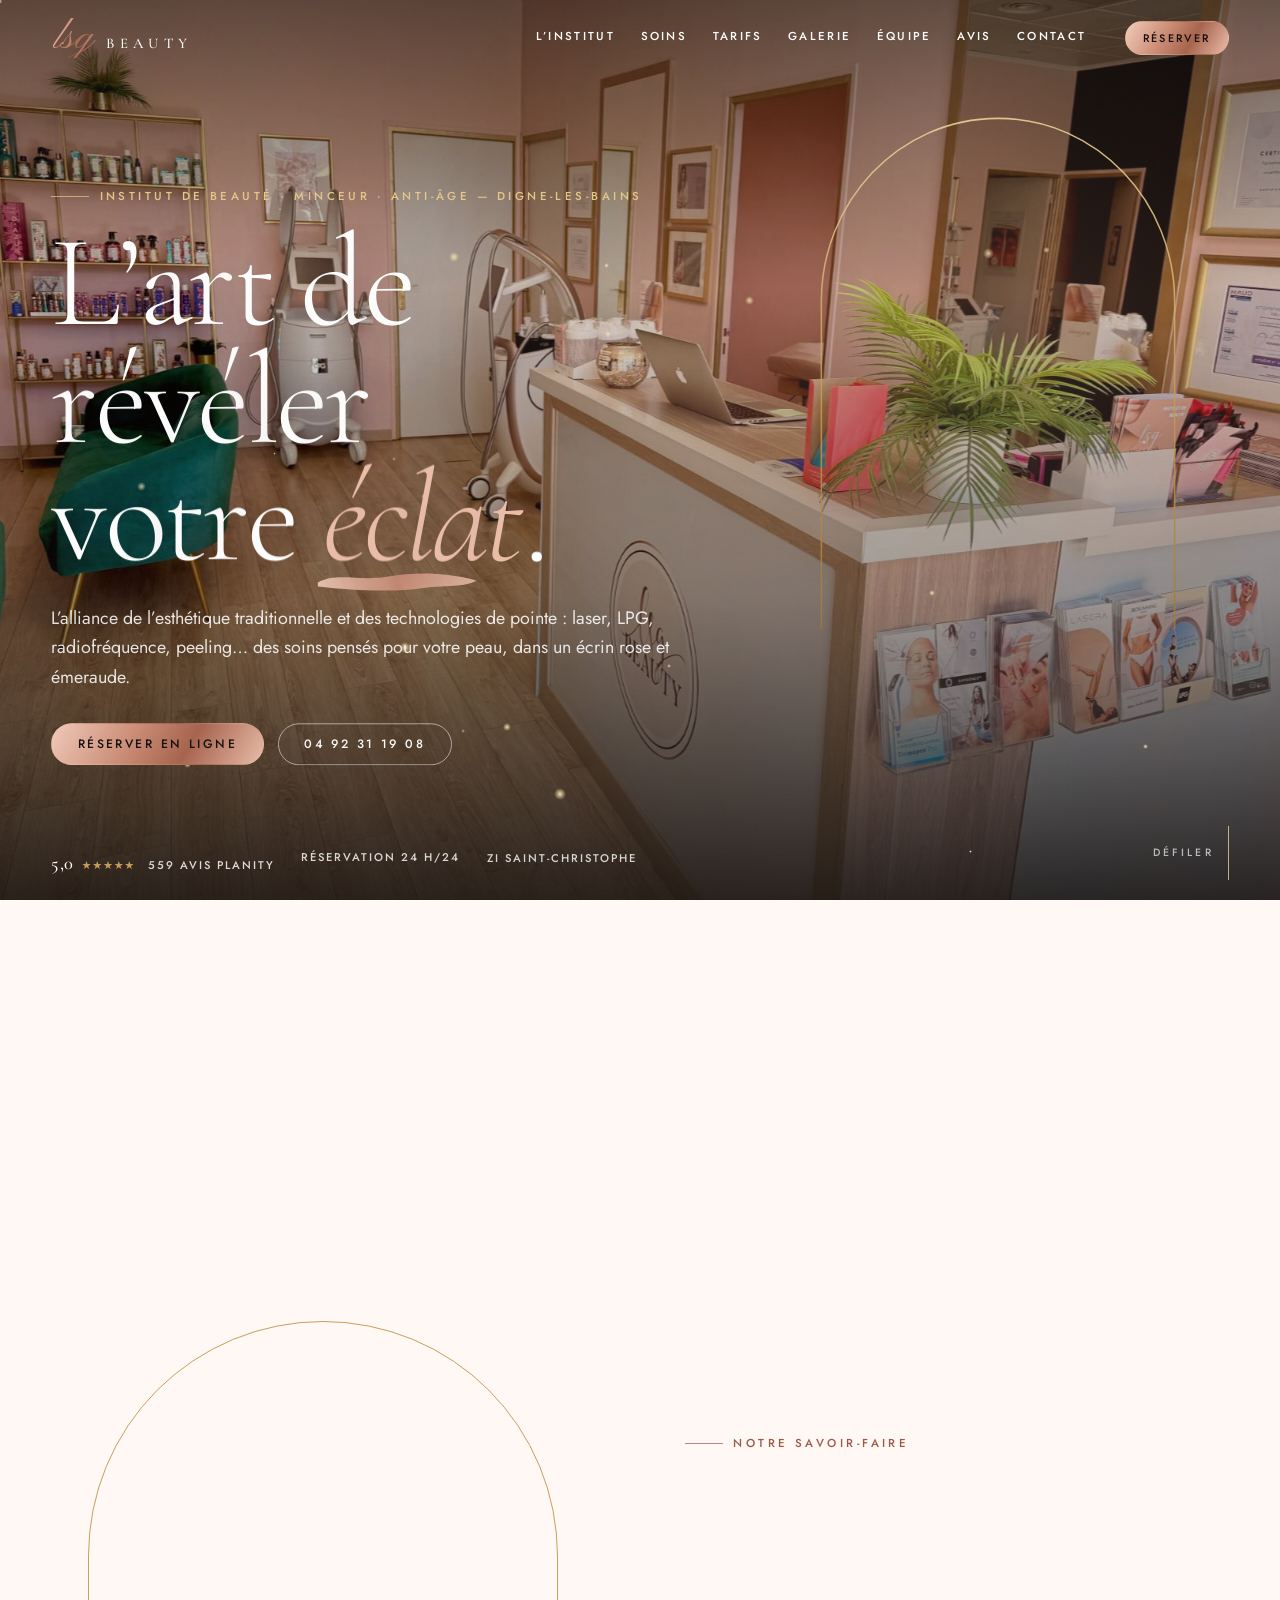
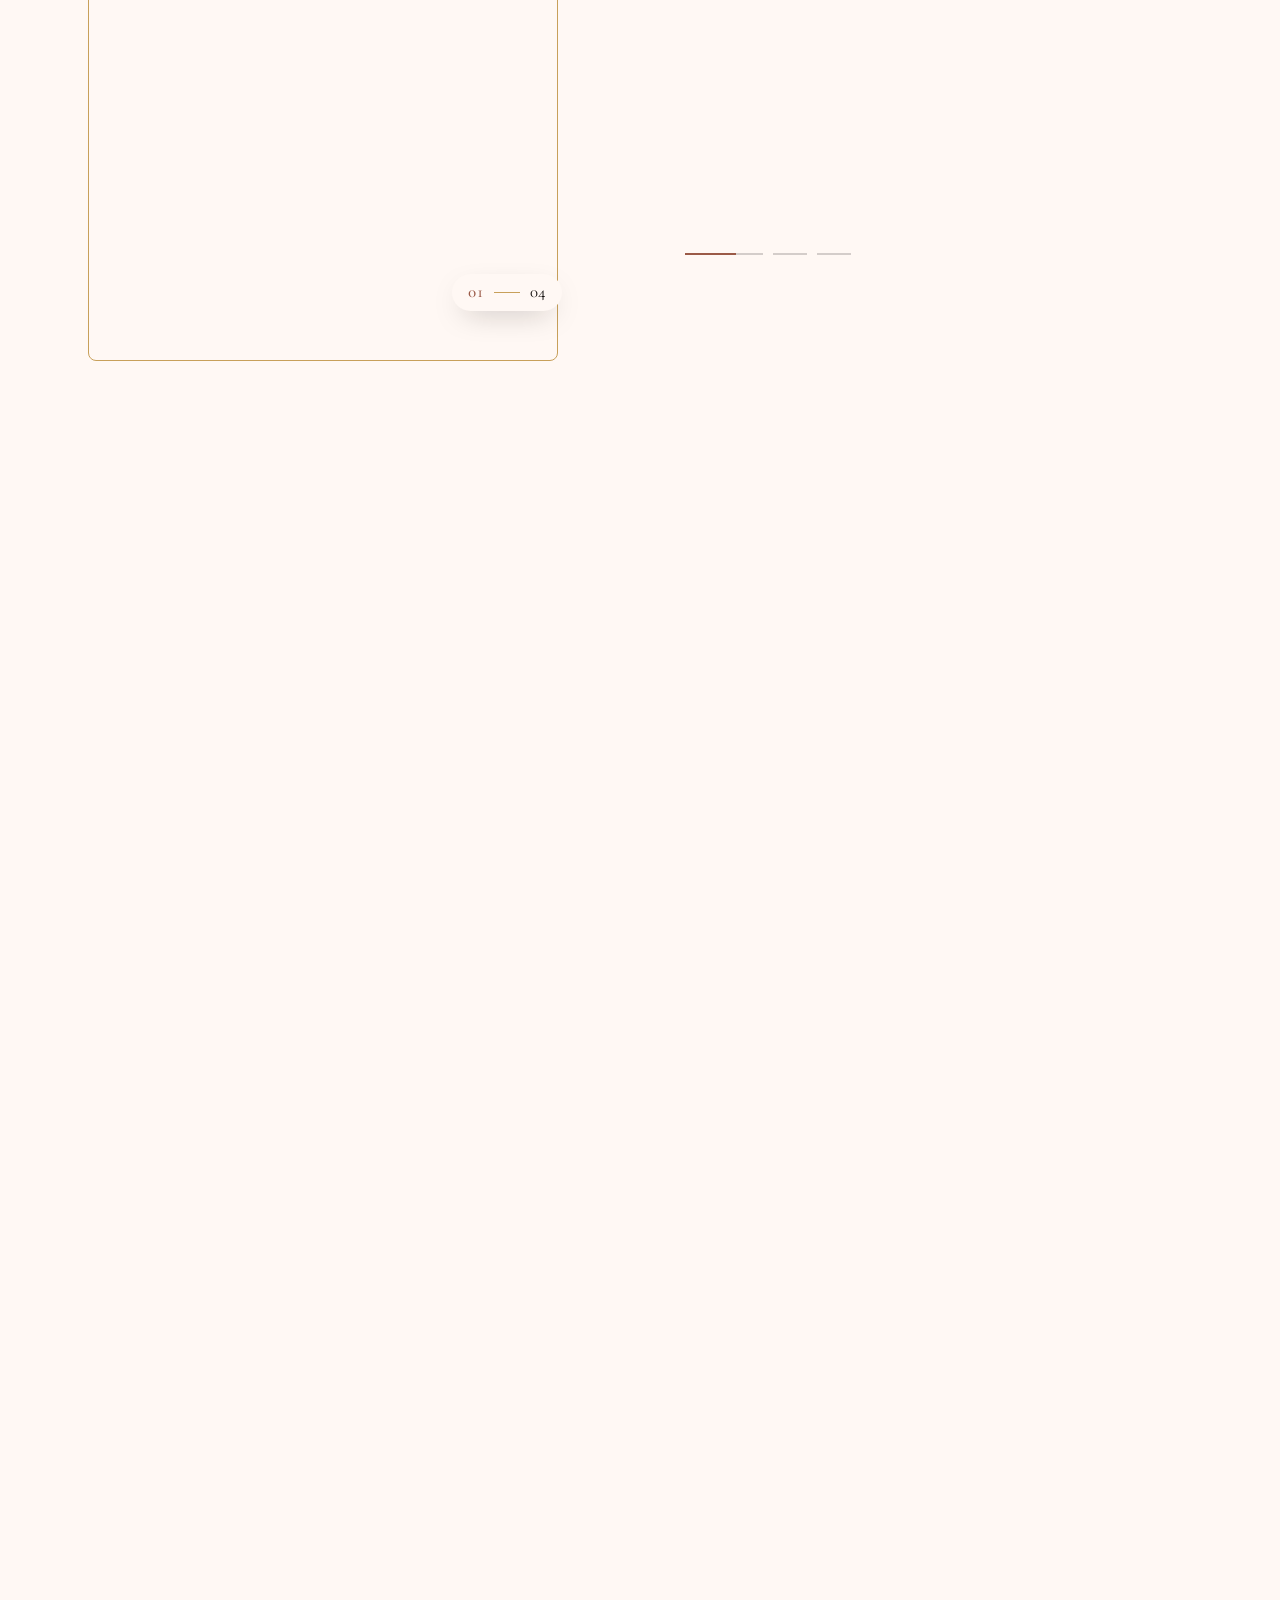
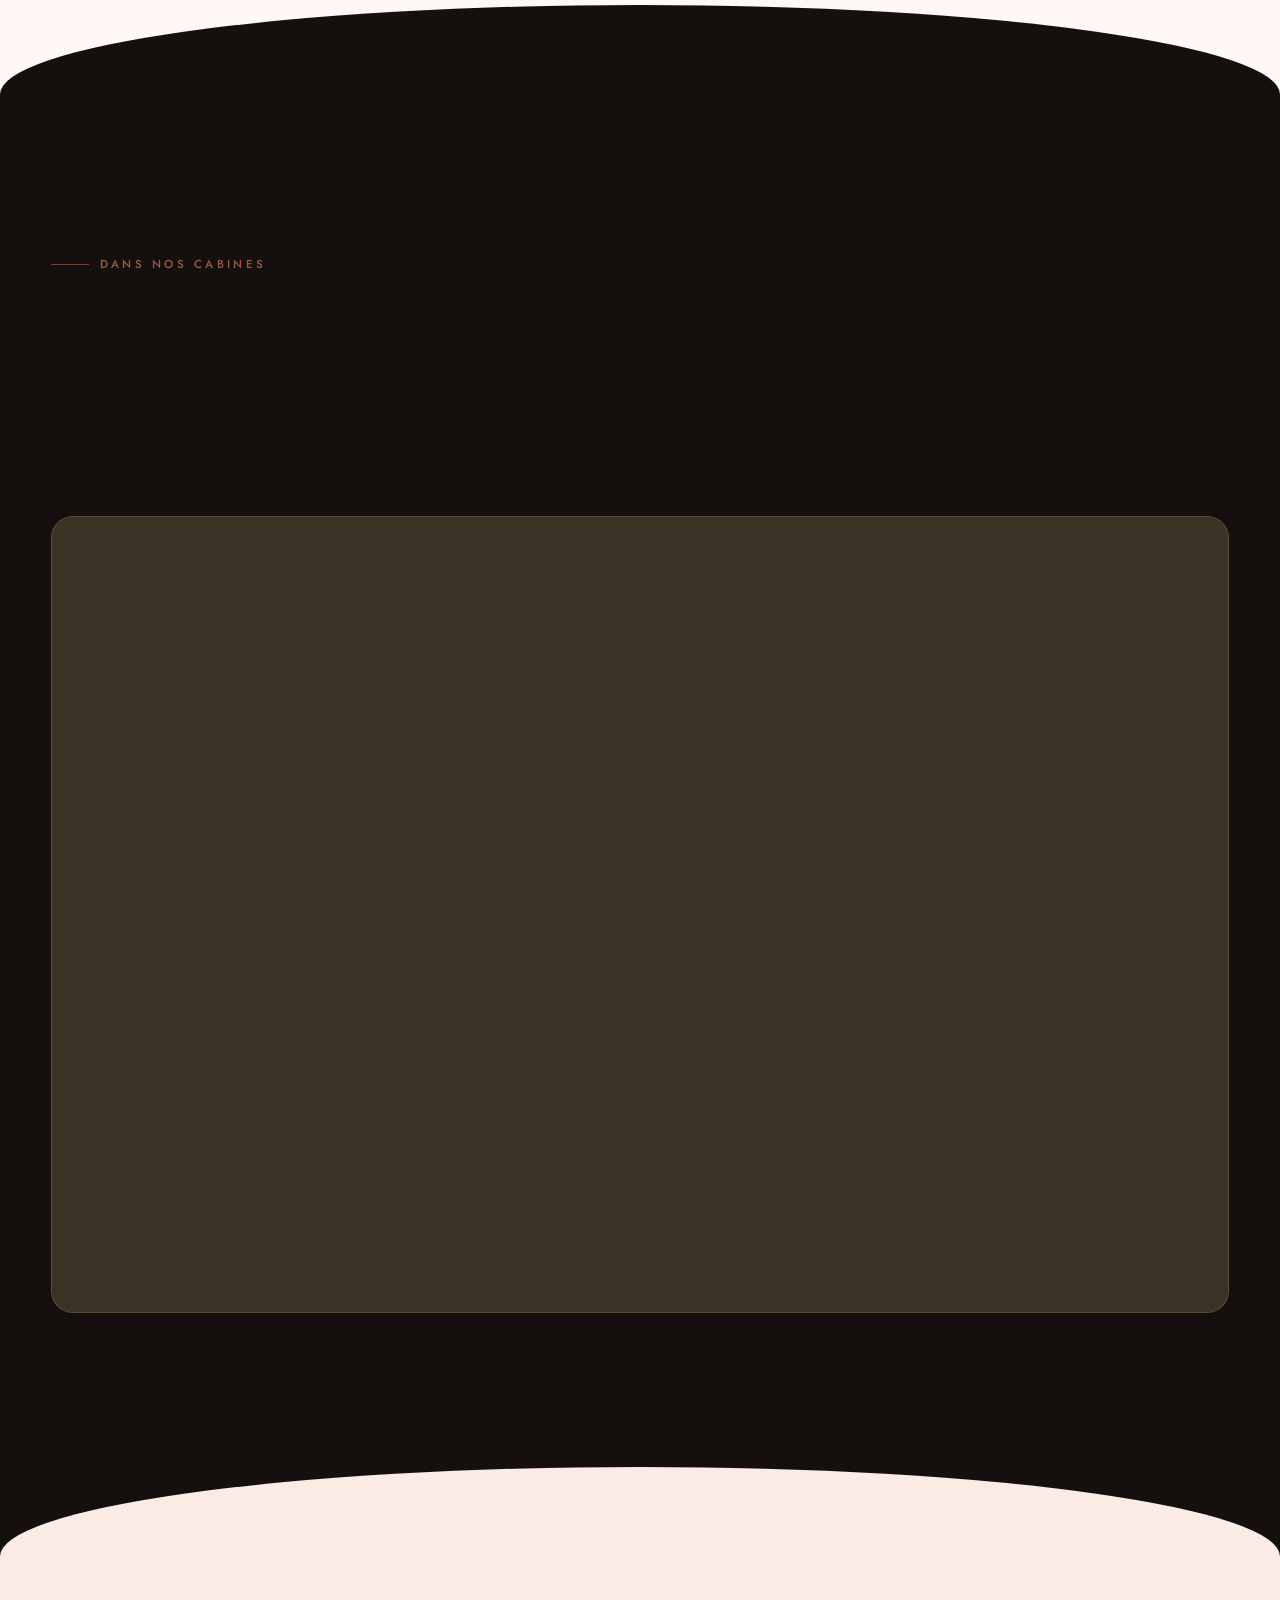
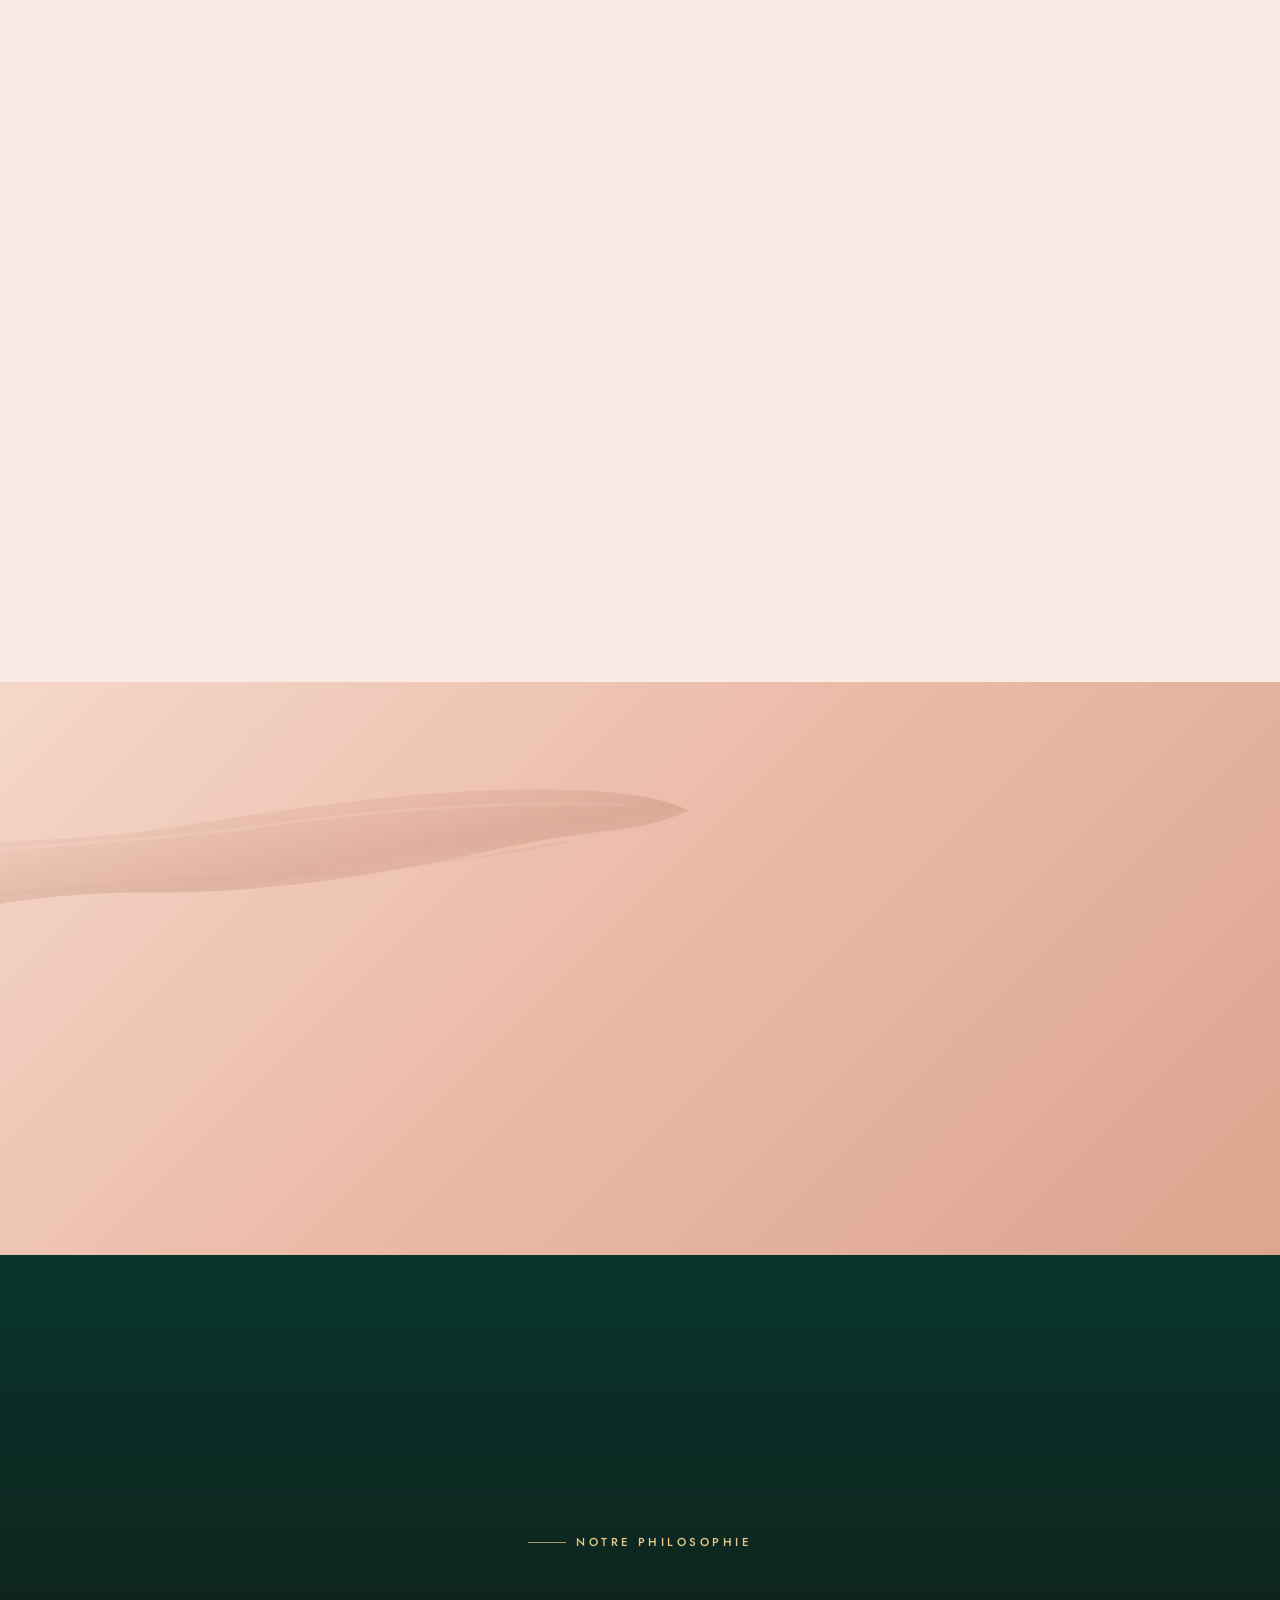
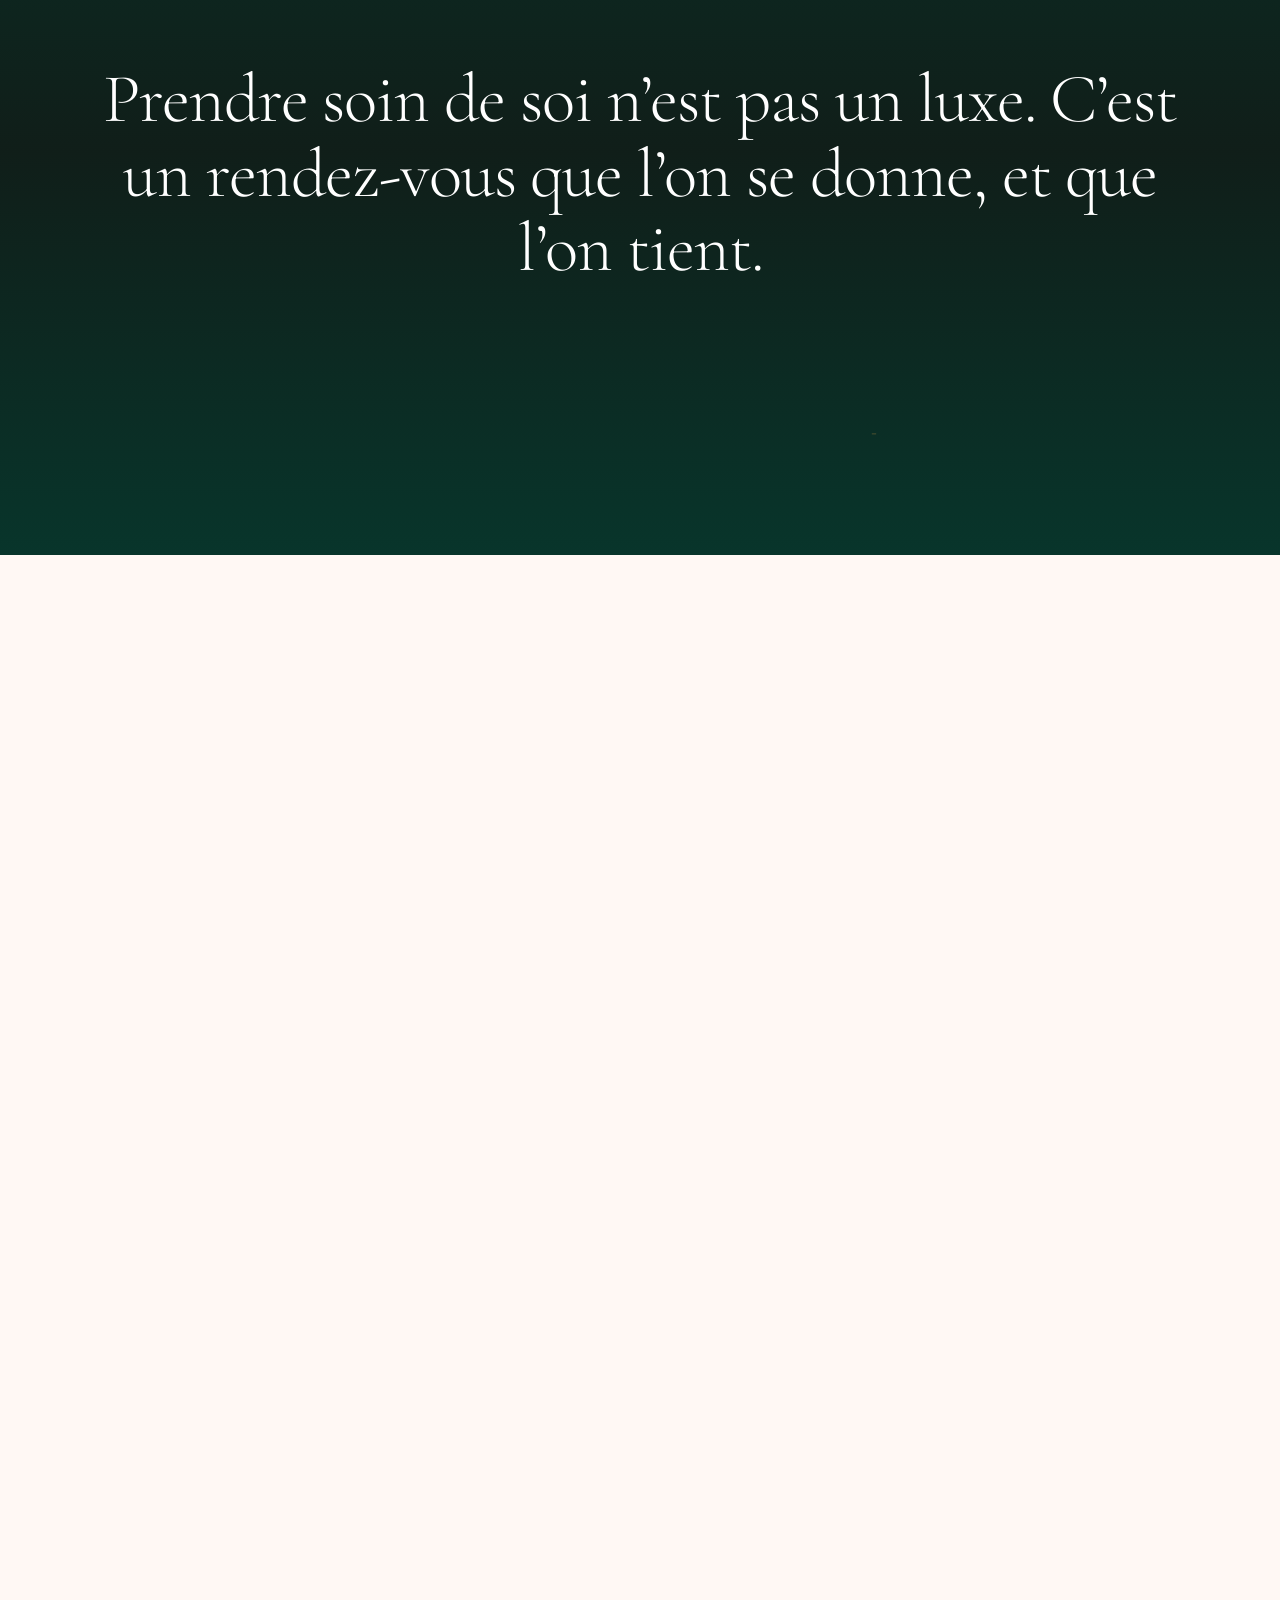
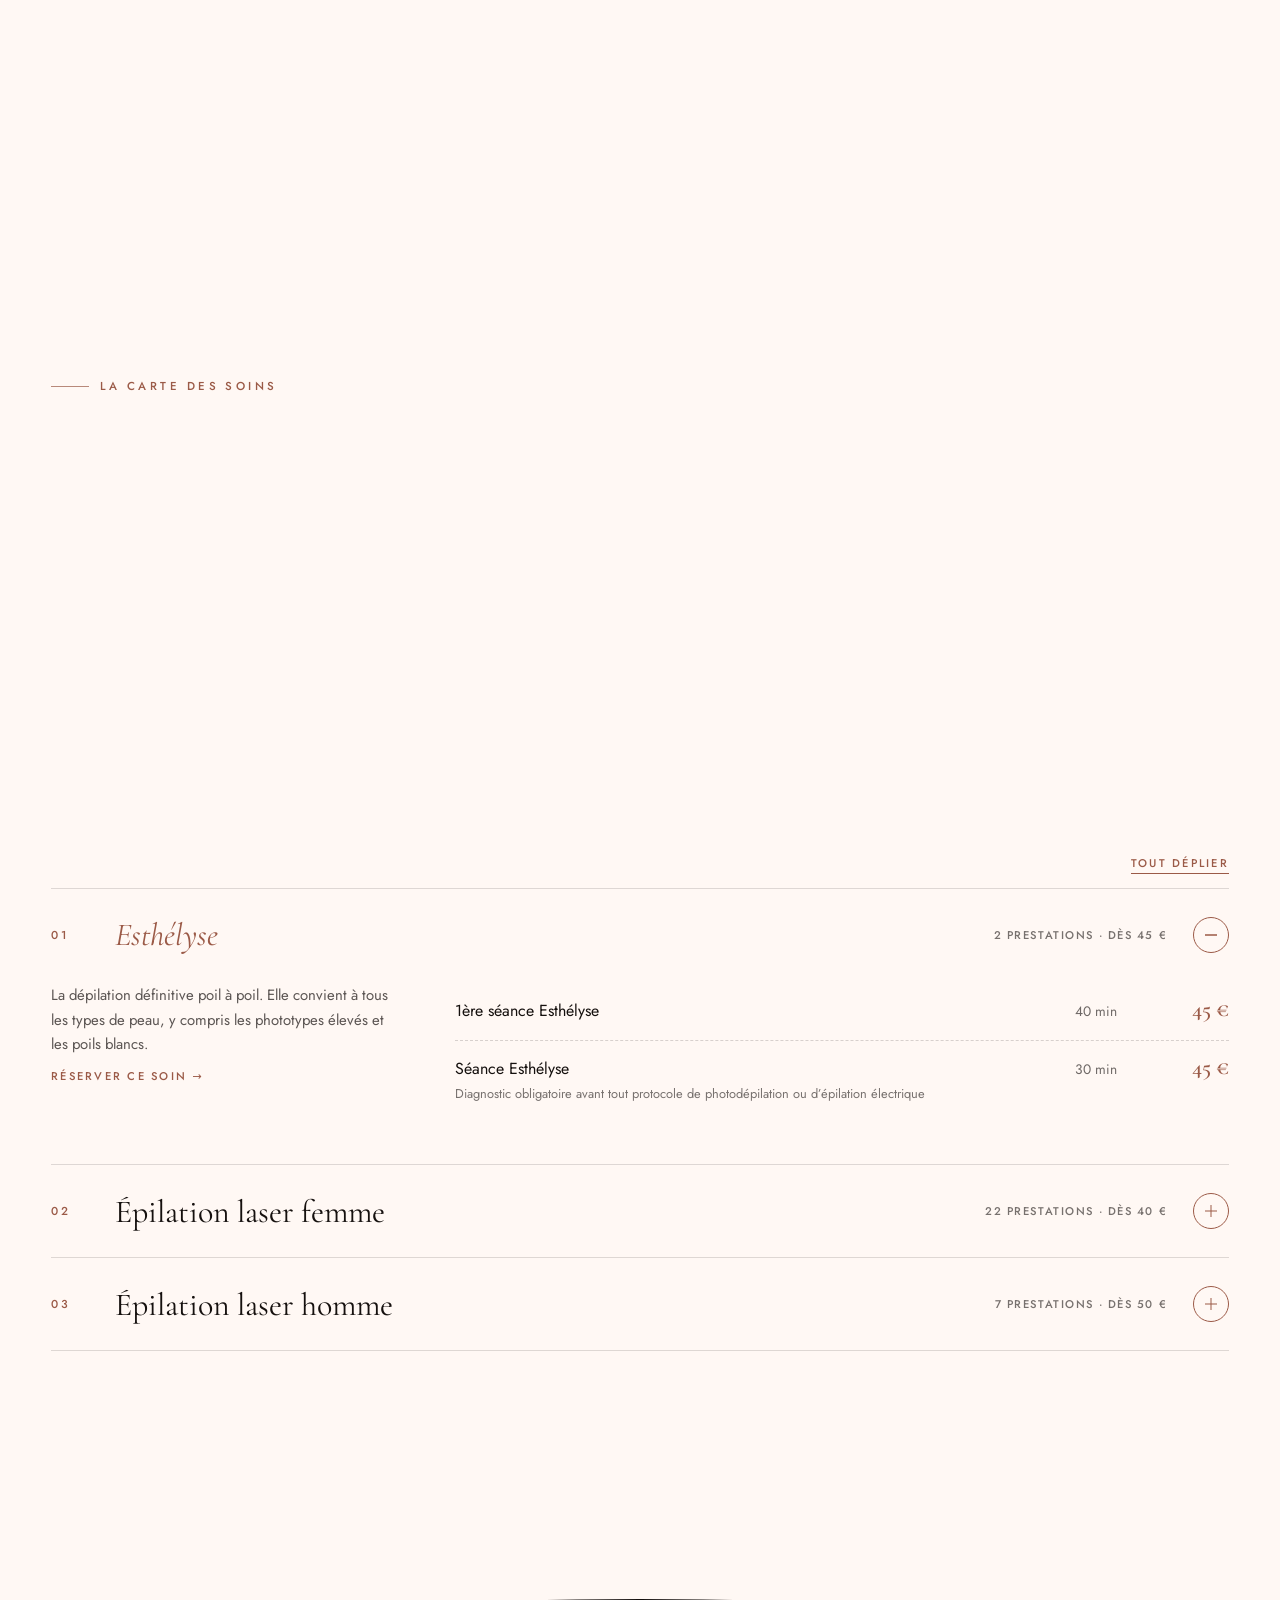
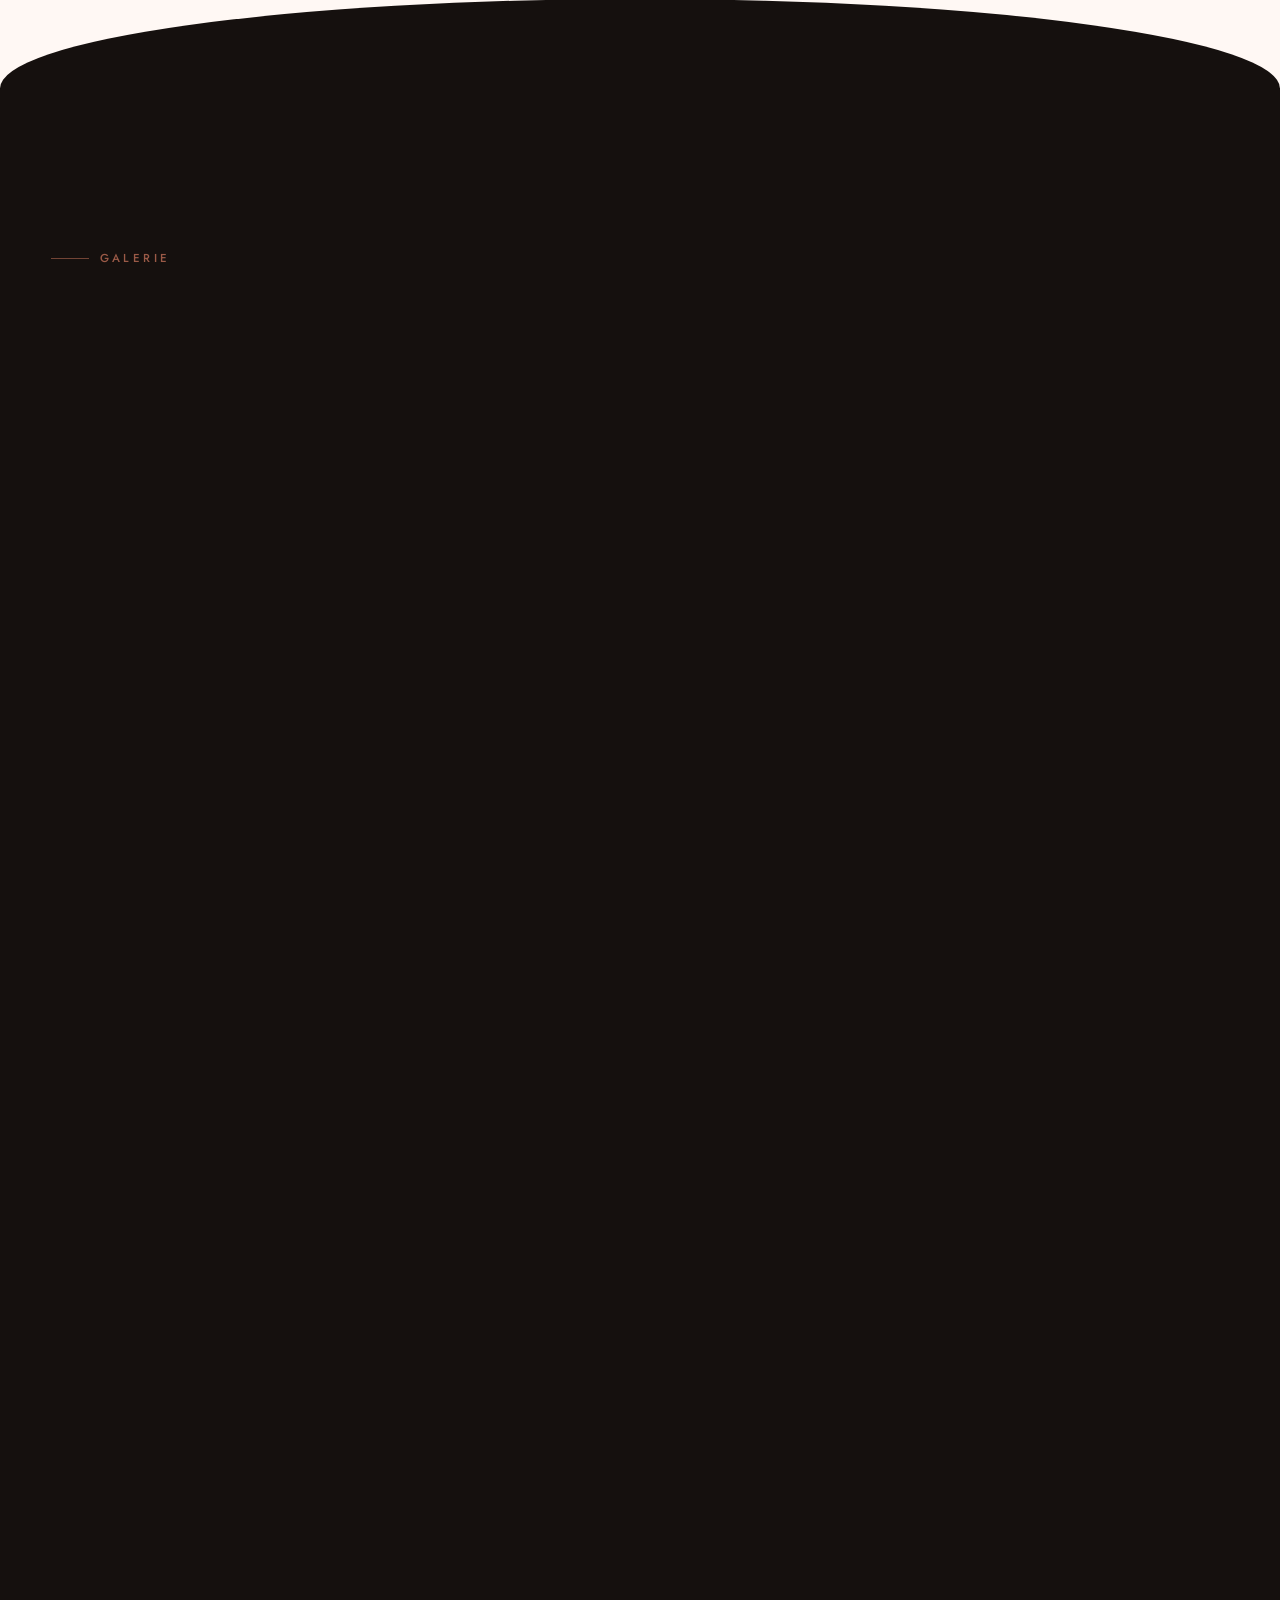
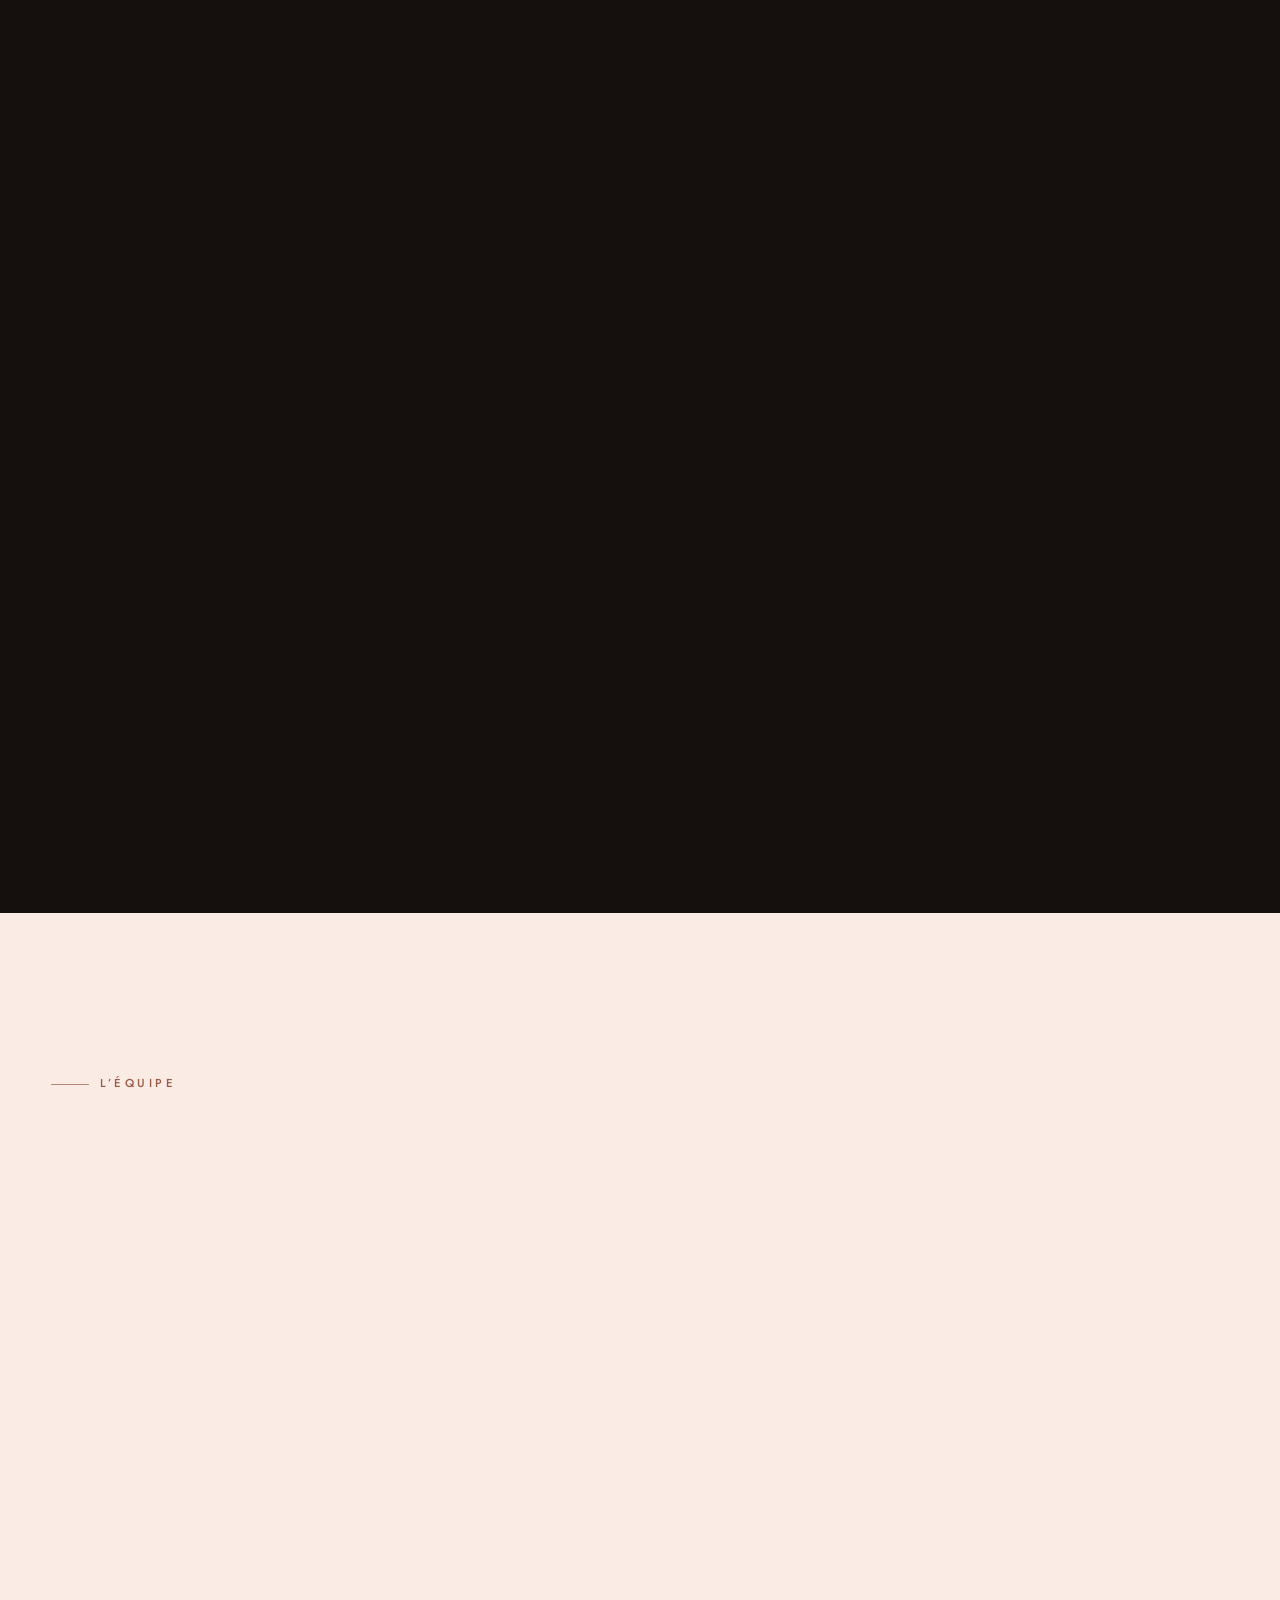
<file: index.html>
<!DOCTYPE html>
<html lang="fr">
<head>
<meta charset="utf-8">
<meta name="viewport" content="width=device-width, initial-scale=1, viewport-fit=cover">
<title>LSG Beauty · Institut de beauté, minceur et anti-âge à Digne-les-Bains</title>
<meta name="description" content="LSG Beauty, institut à Digne-les-Bains : épilation laser et Esthélyse, LPG, radiofréquence, peeling, microneedling, soins visage et corps. Réservation en ligne 24 h/24.">
<meta name="theme-color" content="#15100e">
<meta property="og:type" content="website">
<meta property="og:locale" content="fr_FR">
<meta property="og:title" content="LSG Beauty · Institut de beauté à Digne-les-Bains">
<meta property="og:description" content="Laser, LPG, radiofréquence, peeling, microneedling, soins visage et corps. Un écrin rose et émeraude à Digne-les-Bains.">
<meta property="og:image" content="assets/img/planity-3.jpg">
<link rel="icon" href="assets/favicon.svg" type="image/svg+xml">

<link rel="preload" as="font" type="font/woff2" crossorigin href="assets/fonts/cormorant-garamond-latin-300-normal.woff2">
<link rel="preload" as="font" type="font/woff2" crossorigin href="assets/fonts/jost-latin-400-normal.woff2">
<script>document.documentElement.className += ' js';</script>
<link rel="stylesheet" href="assets/css/style.css">

<script type="application/ld+json">
{
  "@context": "https://schema.org",
  "@type": "BeautySalon",
  "name": "LSG Beauty",
  "description": "Institut de beauté, minceur et anti-âge à Digne-les-Bains : épilation laser et Esthélyse, LPG, radiofréquence, peeling, microneedling, soins du visage et du corps, onglerie, bronzage UV.",
  "image": "assets/img/planity-1.jpg",
  "telephone": "+33492311908",
  "email": "lsgbeautydigne@gmail.com",
  "priceRange": "€€",
  "address": {
    "@type": "PostalAddress",
    "streetAddress": "ZI Saint-Christophe, 2 rue Ferdinand de Lesseps",
    "postalCode": "04000",
    "addressLocality": "Digne-les-Bains",
    "addressRegion": "Alpes-de-Haute-Provence",
    "addressCountry": "FR"
  },
  "geo": { "@type": "GeoCoordinates", "latitude": 44.0757827, "longitude": 6.1889505 },
  "hasMap": "https://www.google.com/maps/place/Lsg+Beauty+-+Institut+de+Beaut%C3%A9/@44.0757827,6.1889505,17z",
  "openingHoursSpecification": [
    { "@type": "OpeningHoursSpecification", "dayOfWeek": "Monday", "opens": "14:00", "closes": "18:00" },
    { "@type": "OpeningHoursSpecification", "dayOfWeek": "Tuesday", "opens": "09:00", "closes": "19:00" },
    { "@type": "OpeningHoursSpecification", "dayOfWeek": "Wednesday", "opens": "10:00", "closes": "18:00" },
    { "@type": "OpeningHoursSpecification", "dayOfWeek": "Thursday", "opens": "09:00", "closes": "19:00" },
    { "@type": "OpeningHoursSpecification", "dayOfWeek": "Friday", "opens": "09:00", "closes": "19:00" },
    { "@type": "OpeningHoursSpecification", "dayOfWeek": "Saturday", "opens": "09:00", "closes": "17:00" }
  ],
  "sameAs": [
    "https://www.instagram.com/lsg_beauty/",
    "https://www.facebook.com/lsgbeautydigne/",
    "https://www.planity.com/lsg-beauty-04000-digne-les-bains-xe1"
  ],
  "areaServed": "Digne-les-Bains"
}
</script>
</head>

<body id="top">

<!-- ───────── Défs SVG partagées : coup de pinceau + dégradés or rose ───────── -->
<svg width="0" height="0" style="position:absolute" aria-hidden="true" focusable="false">
  <defs>
    <linearGradient id="rg" x1="0" y1="0" x2="1" y2="1">
      <stop offset="0" stop-color="#f3cdbd"/>
      <stop offset=".38" stop-color="#cf917a"/>
      <stop offset=".66" stop-color="#a8654f"/>
      <stop offset="1" stop-color="#ecbfab"/>
    </linearGradient>
    <linearGradient id="gold" x1="0" y1="0" x2="0" y2="1">
      <stop offset="0" stop-color="#ecd29a"/>
      <stop offset=".5" stop-color="#c8a05a"/>
      <stop offset="1" stop-color="#9d7a3a"/>
    </linearGradient>
    <symbol id="brush" viewBox="0 0 600 120" preserveAspectRatio="none">
      <path d="M6 66C64 36 150 54 238 47S424 30 524 41c36 4 56 10 70 18-30 12-62 8-110 14S338 96 232 88 88 100 30 90C16 86 8 76 6 66Z" fill="url(#rg)"/>
      <path d="M40 60c80-12 170-4 260-10s170-6 250 2" fill="none" stroke="#fff" stroke-opacity=".28" stroke-width="2" stroke-linecap="round"/>
      <path d="M60 80c70 6 150-2 230 2s150 0 220-8" fill="none" stroke="#7d4636" stroke-opacity=".22" stroke-width="2.4" stroke-linecap="round"/>
    </symbol>
  </defs>
</svg>

<a class="skip" href="#main">Aller au contenu</a>
<div class="progress" aria-hidden="true"><i></i></div>
<div class="cursor" aria-hidden="true"><span></span></div>
<div class="grain" aria-hidden="true"></div>

<!-- ───────────────────────── PRÉCHARGEUR ───────────────────────── -->
<div class="loader" id="loader" aria-hidden="true">
  <div class="loader__bg"></div>
  <div class="loader__arch">
    <img src="assets/img/planity-3.jpg" alt="">
    <span class="loader__veil"></span>
  </div>
  <svg class="loader__frame" viewBox="0 0 300 420" fill="none" aria-hidden="true">
    <path pathLength="1" d="M10 410V150C10 70 70 10 150 10s140 60 140 140v260" stroke="url(#gold)" stroke-width="1.4"/>
  </svg>
  <div class="loader__mark">
    <span class="loader__script">lsg</span>
    <svg class="loader__stroke" viewBox="0 0 600 120" aria-hidden="true"><use href="#brush"/></svg>
    <span class="loader__word">BEAUTY</span>
  </div>
  <div class="loader__meta"><span>Institut de beauté</span><span>Digne-les-Bains</span></div>
  <div class="loader__count"><span id="loaderNum">00</span><small>%</small></div>
</div>

<!-- ───────────────────────── EN-TÊTE ───────────────────────── -->
<header class="hdr" id="hdr">
  <a class="brand" href="#top" aria-label="LSG Beauty, retour en haut de page">
    <span class="brand__script">lsg</span><span class="brand__word">BEAUTY</span>
  </a>
  <nav class="nav" aria-label="Navigation principale">
    <a class="ulink" href="#histoire">L’institut</a>
    <a class="ulink" href="#soins">Soins</a>
    <a class="ulink" href="#tarifs">Tarifs</a>
    <a class="ulink" href="#galerie">Galerie</a>
    <a class="ulink" href="#equipe">Équipe</a>
    <a class="ulink" href="#avis">Avis</a>
    <a class="ulink" href="#contact">Contact</a>
  </nav>
  <a class="btn btn--rose btn--sm magnetic hdr__cta" href="https://www.planity.com/lsg-beauty-04000-digne-les-bains-xe1" target="_blank" rel="noopener"><span class="btn__t">Réserver</span></a>
  <button class="burger" id="burger" type="button" aria-expanded="false" aria-controls="menu" aria-label="Ouvrir le menu"><span></span><span></span></button>
</header>

<div class="menu" id="menu" aria-hidden="true">
  <div class="menu__inner">
    <nav class="menu__nav" aria-label="Menu mobile">
      <a href="#histoire"><span>01</span>L’institut</a>
      <a href="#soins"><span>02</span>Soins</a>
      <a href="#tarifs"><span>03</span>Tarifs</a>
      <a href="#galerie"><span>04</span>Galerie</a>
      <a href="#equipe"><span>05</span>Équipe</a>
      <a href="#avis"><span>06</span>Avis</a>
      <a href="#contact"><span>07</span>Contact</a>
    </nav>
    <div class="menu__foot">
      <a class="btn btn--rose" href="https://www.planity.com/lsg-beauty-04000-digne-les-bains-xe1" target="_blank" rel="noopener"><span class="btn__t">Réserver en ligne</span></a>
      <a class="menu__tel" href="tel:+33492311908">04 92 31 19 08</a>
    </div>
  </div>
</div>

<main id="main">

<!-- ───────────────────────── HERO ───────────────────────── -->
<section class="hero" id="hero" aria-label="Accueil">
  <div class="hero__media" data-hero-media>
    <video class="hero__video" muted loop playsinline autoplay preload="auto" poster="assets/img/planity-3.jpg" aria-hidden="true" tabindex="-1">
      <source src="assets/video/hero-laser.mp4" type="video/mp4">
    </video>
  </div>
  <div class="hero__shade"></div>

  <svg class="hero__arch" viewBox="0 0 400 560" fill="none" aria-hidden="true" data-hero-arch>
    <path pathLength="1" d="M16 548V206C16 104 96 16 200 16s184 88 184 190v342" stroke="url(#gold)" stroke-width="1.6"/>
    <path pathLength="1" d="M44 548V210C44 124 112 44 200 44s156 80 156 166v338" stroke="url(#gold)" stroke-width=".8" opacity=".6"/>
  </svg>
  <div class="hero__dust" data-dust aria-hidden="true"></div>

  <div class="hero__inner" data-hero-inner>
    <p class="eyebrow hero__eyebrow">Institut de beauté · minceur · anti-âge — Digne-les-Bains</p>
    <h1 class="hero__title" aria-label="L’art de révéler votre éclat.">
      <span class="line" aria-hidden="true"><span class="split">L’art de</span></span>
      <span class="line" aria-hidden="true"><span class="split">révéler</span></span>
      <span class="line" aria-hidden="true"><span class="split">votre <em>éclat</em>.</span></span>
    </h1>
    <p class="hero__lead">L’alliance de l’esthétique traditionnelle et des technologies de pointe : laser, LPG, radiofréquence, peeling… des soins pensés pour votre peau, dans un écrin rose et émeraude.</p>
    <div class="hero__cta">
      <a class="btn btn--rose magnetic" href="https://www.planity.com/lsg-beauty-04000-digne-les-bains-xe1" target="_blank" rel="noopener"><span class="btn__t">Réserver en ligne</span></a>
      <a class="btn btn--ghost magnetic" href="tel:+33492311908"><span class="btn__t">04 92 31 19 08</span></a>
    </div>
  </div>

  <ul class="hero__chips" aria-label="L’institut en bref">
    <li><b>5,0</b><span class="stars" aria-hidden="true">★★★★★</span> 559 avis Planity</li>
    <li>Réservation 24 h/24</li>
    <li>ZI Saint-Christophe</li>
  </ul>
  <a class="hero__scroll" href="#histoire" aria-label="Défiler vers le bas"><span>Défiler</span><i></i></a>
</section>

<!-- ───────────────────────── MARQUEE ───────────────────────── -->
<section class="marq" aria-hidden="true" data-marquee></section>

<!-- ───────────────────────── HISTOIRE (section pinnée) ───────────────────────── -->
<section class="story" id="histoire" aria-labelledby="story-title">
  <div class="story__pin">
    <div class="story__inner">
      <div class="story__media">
        <div class="story__arch">
          <div class="story__img"><img src="assets/img/planity-1.jpg" alt="Façade de l’institut LSG Beauty : enseigne rose et or, arbres aux fleurs blanches" loading="lazy" width="900" height="900"></div>
          <div class="story__img"><img src="assets/img/planity-3.jpg" alt="Accueil rose poudré avec comptoir, miroir doré et canapé en velours émeraude" loading="lazy" width="900" height="675"></div>
          <div class="story__img"><img src="assets/img/g-03.jpg" alt="Cabine de soin LPG aux murs rayés rose et blanc" loading="lazy" width="900" height="1200"></div>
          <div class="story__img"><img src="assets/img/planity-5-crop.jpg" alt="Modelage des jambes par une esthéticienne" loading="lazy" width="672" height="1013"></div>
        </div>
        <div class="story__frame" aria-hidden="true"></div>
        <div class="story__count" aria-hidden="true"><b data-story-num>01</b><i></i><span>04</span></div>
      </div>

      <div class="story__text">
        <p class="eyebrow" id="story-title">Notre savoir-faire</p>
        <div class="story__steps">
          <article class="story__step">
            <p class="story__kicker">01 · L’adresse</p>
            <h2 class="h-lg split-words">Derrière la façade, <em>un autre monde.</em></h2>
            <p>À Digne-les-Bains, dans la zone Saint-Christophe, LSG Beauty réunit l’esthétique traditionnelle et les technologies de pointe. Une porte blanche, des arbres fleuris à l’entrée, puis un univers entièrement tourné vers votre bien-être.</p>
            <figure class="story__mobile"><img src="assets/img/planity-1.jpg" alt="" loading="lazy" width="900" height="900"></figure>
          </article>
          <article class="story__step">
            <p class="story__kicker">02 · L’écrin</p>
            <h2 class="h-lg split-words">Rose poudré, velours <em>émeraude</em>, touches dorées.</h2>
            <p>Un cadre pensé pour que l’on s’y sente bien dès le seuil : parquet clair, miroirs dorés, fauteuils en velours vert. On vient pour un soin, on repart avec la sensation d’avoir vraiment pris du temps pour soi.</p>
            <figure class="story__mobile"><img src="assets/img/planity-3.jpg" alt="" loading="lazy" width="900" height="675"></figure>
          </article>
          <article class="story__step">
            <p class="story__kicker">03 · Les technologies</p>
            <h2 class="h-lg split-words">La technologie, <em>au service</em> de la peau.</h2>
            <p>Laser diode certifié CE médical, endermologie LPG nouvelle génération, radiofréquence tripolaire, OxyGénéo, Cryocell… Chaque appareil a sa place, et chaque protocole commence par un diagnostic.</p>
            <figure class="story__mobile"><img src="assets/img/g-03.jpg" alt="" loading="lazy" width="900" height="1200"></figure>
          </article>
          <article class="story__step">
            <p class="story__kicker">04 · Les mains</p>
            <h2 class="h-lg split-words">Des gestes précis, <em>un vrai moment</em> pour soi.</h2>
            <p>Modelages, drainage lymphatique, soins du visage : derrière les machines, il y a surtout trois esthéticiennes qui prennent le temps de vous écouter et d’expliquer chaque étape, comme le soulignent vos avis.</p>
            <figure class="story__mobile"><img src="assets/img/planity-5-crop.jpg" alt="" loading="lazy" width="672" height="1013"></figure>
          </article>
        </div>
        <div class="story__dots" aria-hidden="true"><i class="is-on"></i><i></i><i></i><i></i></div>
      </div>
    </div>
  </div>
</section>

<!-- ───────────────────────── TECHNOLOGIES ───────────────────────── -->
<section class="tech dome" id="technologies" aria-labelledby="tech-title">
  <div class="wrap">
    <header class="sec-head sec-head--light">
      <p class="eyebrow">Dans nos cabines</p>
      <h2 class="h-lg split-words" id="tech-title">Huit technologies, <em>un seul objectif :</em> votre éclat.</h2>
    </header>
    <div class="tech__grid">
      <article class="tcell" data-spot>
        <span class="tcell__spot" aria-hidden="true"></span>
        <img class="tcell__img" src="assets/img/tech-laser.jpg" alt="Épilation laser du menton avec une pièce à main : la cliente porte des lunettes de protection" loading="lazy" style="object-position:50% 38%">
        <b class="tcell__n">01</b>
        <h3>Laser diode</h3>
        <p>Appareil certifié CE médical. L’épilation laser à visée non thérapeutique est encadrée par le décret du 24 mai 2024.</p>
      </article>
      <article class="tcell" data-spot>
        <span class="tcell__spot" aria-hidden="true"></span>
        <img class="tcell__img" src="assets/img/tech-esthelyse.jpg" alt="Appareil de dépilation passé sur la jambe d’une cliente" loading="lazy" style="object-position:50% 62%">
        <b class="tcell__n">02</b>
        <h3>Esthélyse</h3>
        <p>La dépilation définitive poil à poil, pour tous les types de peau, y compris les phototypes élevés et les poils blancs.</p>
      </article>
      <article class="tcell" data-spot>
        <span class="tcell__spot" aria-hidden="true"></span>
        <img class="tcell__img" src="assets/img/g-03.jpg" alt="Cabine équipée d’un appareil LPG" loading="lazy" style="object-position:50% 58%">
        <b class="tcell__n">03</b>
        <h3>LPG Cellu M6 Infinity</h3>
        <p>La dernière génération d’endermologie, pour le corps, et pour le visage avec les soins LPG Alliance.</p>
      </article>
      <article class="tcell" data-spot>
        <span class="tcell__spot" aria-hidden="true"></span>
        <img class="tcell__img" src="assets/img/tech-rf.jpg" alt="Soin du visage par radiofréquence avec un appareil à lumière bleue" loading="lazy" style="object-position:50% 58%">
        <b class="tcell__n">04</b>
        <h3>Radiofréquence</h3>
        <p>Visage et corps, zone par zone : regard, contour des lèvres, abdomen, cuisses… seule ou combinée au LPG.</p>
      </article>
      <article class="tcell" data-spot>
        <span class="tcell__spot" aria-hidden="true"></span>
        <img class="tcell__img" src="assets/img/tech-oxygeneo.jpg" alt="Soin du visage avec une pièce à main sur une cliente allongée" loading="lazy" style="object-position:66% 40%">
        <b class="tcell__n">05</b>
        <h3>OxyGénéo</h3>
        <p>Trois actions en une : exfoliation, oxygénation des tissus et infusion de principes actifs dans la peau.</p>
      </article>
      <article class="tcell" data-spot>
        <span class="tcell__spot" aria-hidden="true"></span>
        <img class="tcell__img" src="assets/img/tech-peeling.jpg" alt="Séance de microneedling au stylo sur le visage" loading="lazy" style="object-position:72% 40%">
        <b class="tcell__n">06</b>
        <h3>Peeling Noon &amp; Dermapen</h3>
        <p>Peelings anti-âge, anti-taches ou peaux jeunes, microneedling Dermapen Pro, BB Glow et traitement Hydro Deluxe.</p>
      </article>
      <article class="tcell" data-spot>
        <span class="tcell__spot" aria-hidden="true"></span>
        <img class="tcell__img" src="assets/img/tech-cryocell.jpg" alt="L’appareil Cryocell dans le salon de l’institut" loading="lazy" style="object-position:50% 45%">
        <b class="tcell__n">07</b>
        <h3>Cryocell</h3>
        <p>La cryolipolyse par ventouses : une ou deux zones par séance, à intégrer dans votre protocole minceur.</p>
      </article>
      <article class="tcell" data-spot>
        <span class="tcell__spot" aria-hidden="true"></span>
        <img class="tcell__img" src="assets/img/planity-5-crop.jpg" alt="Drainage et modelage des jambes par une esthéticienne" loading="lazy" style="object-position:50% 38%">
        <b class="tcell__n">08</b>
        <h3>Biosliming &amp; Renata França</h3>
        <p>L’enveloppement amincissant Active Wrap et le drainage lymphatique signé de la méthode Renata França.</p>
      </article>
    </div>
  </div>
</section>

<!-- ───────────────────────── UNIVERS DE SOINS (défilement horizontal) ───────────────────────── -->
<section class="univ dome" id="soins" aria-labelledby="univ-title">
  <div class="univ__pin">
    <header class="univ__head wrap">
      <div>
        <p class="eyebrow">Nos univers de soins</p>
        <h2 class="h-lg split-words" id="univ-title">Huit façons de <em>prendre soin</em> de vous.</h2>
      </div>
      <p class="univ__hint" aria-hidden="true">Faites défiler <i></i></p>
    </header>
    <div class="univ__track" data-univ-track></div>
    <div class="univ__bar" aria-hidden="true"><i></i></div>
  </div>
</section>

<!-- ───────────────────────── CHIFFRES CLÉS ───────────────────────── -->
<section class="stats" aria-labelledby="stats-title">
  <svg class="stats__brush" aria-hidden="true"><use href="#brush"/></svg>
  <div class="wrap">
    <h2 class="sr" id="stats-title">LSG Beauty en chiffres</h2>
    <ul class="stats__grid">
      <li>
        <b class="stat"><span data-count="5" data-dec="1">5,0</span></b>
        <span class="stat__stars" aria-hidden="true">★★★★★</span>
        <p>note moyenne sur Planity</p>
      </li>
      <li>
        <b class="stat"><span data-count="559">559</span></b>
        <p>avis clients sur Planity</p>
      </li>
      <li>
        <b class="stat"><span data-count="127">127</span></b>
        <p>avis Google, tous à 5 étoiles</p>
      </li>
      <li>
        <b class="stat"><span data-count-services>150</span></b>
        <p>prestations à la carte</p>
      </li>
    </ul>
    <p class="stats__note">Réservation en ligne 24 h/24, confirmation immédiate.</p>
  </div>
</section>

<!-- ───────────────────────── CITATION VIDÉO (texte qui s’allume au scroll) ───────────────────────── -->
<section class="vq" aria-label="Notre philosophie">
  <video class="vq__video" muted loop playsinline preload="none" aria-hidden="true" tabindex="-1" data-lazy-video>
    <source src="assets/video/soin-peignoir.mp4" type="video/mp4">
  </video>
  <div class="vq__shade"></div>
  <div class="vq__inner">
    <p class="eyebrow eyebrow--gold">Notre philosophie</p>
    <p class="vq__text" data-scrub-words>Prendre soin de soi n’est pas un luxe. C’est un rendez-vous que l’on se donne, et que l’on tient.</p>
    <svg class="vq__arch" viewBox="0 0 120 160" fill="none" aria-hidden="true"><path pathLength="1" d="M6 156V60C6 28 30 6 60 6s54 22 54 54v96" stroke="url(#gold)" stroke-width="1"/></svg>
  </div>
</section>

<!-- ───────────────────────── TARIFS ───────────────────────── -->
<section class="tarifs" id="tarifs" aria-labelledby="tarifs-title">
  <div class="wrap">
    <header class="sec-head">
      <p class="eyebrow">La carte des soins</p>
      <h2 class="h-lg split-words" id="tarifs-title">Tarifs et durées, <em>en toute transparence.</em></h2>
      <p class="sec-head__p">Choisissez un univers ou cherchez directement un soin. Chaque ligne indique la durée et le prix ; la réservation se fait en quelques clics, 24 h/24.</p>
    </header>

    <div class="tarifs__bar" id="tarifsBar">
      <div class="tabs" role="tablist" aria-label="Univers de soins" id="tabs"></div>
      <label class="search">
        <span class="sr">Rechercher un soin</span>
        <svg viewBox="0 0 24 24" width="18" height="18" fill="none" stroke="currentColor" stroke-width="1.6" aria-hidden="true"><circle cx="11" cy="11" r="7"/><path d="m20 20-3.5-3.5" stroke-linecap="round"/></svg>
        <input type="search" id="q" placeholder="Rechercher : jambes, peeling, cils…" autocomplete="off" spellcheck="false">
      </label>
    </div>

    <div class="tarifs__panel" id="panel" role="tabpanel" aria-live="polite"></div>
    <noscript><p class="noscript">Pour consulter la carte complète des soins et des tarifs, rendez-vous sur <a href="https://www.planity.com/lsg-beauty-04000-digne-les-bains-xe1">notre page de réservation</a> ou appelez le <a href="tel:+33492311908">04 92 31 19 08</a>.</p></noscript>

    <div class="tarifs__foot">
      <p>Tarifs en euros, donnés à titre indicatif. Une question avant de réserver ? <a class="ulink" href="tel:+33492311908">Appelez-nous</a>.</p>
      <a class="btn btn--ink magnetic" href="https://www.planity.com/lsg-beauty-04000-digne-les-bains-xe1" target="_blank" rel="noopener"><span class="btn__t">Réserver un soin</span></a>
    </div>
  </div>
</section>

<!-- ───────────────────────── GALERIE ───────────────────────── -->
<section class="galerie dome" id="galerie" aria-labelledby="gal-title">
  <div class="wrap">
    <header class="sec-head sec-head--light">
      <p class="eyebrow">Galerie</p>
      <h2 class="h-lg split-words" id="gal-title">Poussez la porte, <em>on vous montre.</em></h2>
    </header>
    <div class="gal" id="gal">
      <figure class="gal__i g1" data-cursor="Voir"><button type="button" class="gal__b" data-idx="0" aria-label="Agrandir : la façade de l’institut"><img src="assets/img/planity-1.jpg" alt="Façade de l’institut LSG Beauty avec ses arbres aux fleurs blanches" loading="lazy" width="900" height="900"></button><figcaption>La façade</figcaption></figure>
      <figure class="gal__i g2" data-cursor="Voir"><button type="button" class="gal__b" data-idx="1" aria-label="Agrandir : une cabine LPG"><img src="assets/img/g-03.jpg" alt="Cabine de soin LPG aux murs rayés rose et blanc" loading="lazy" width="900" height="1200"></button><figcaption>Cabine LPG</figcaption></figure>
      <figure class="gal__i g3" data-cursor="Voir"><button type="button" class="gal__b" data-idx="2" aria-label="Agrandir : l’accueil"><img src="assets/img/planity-3.jpg" alt="Accueil rose poudré avec comptoir, miroir doré et canapé en velours émeraude" loading="lazy" width="900" height="675"></button><figcaption>L’accueil</figcaption></figure>
      <figure class="gal__i g4" data-cursor="Voir"><button type="button" class="gal__b" data-idx="3" aria-label="Agrandir : la cabine UV"><img src="assets/img/g-07.jpg" alt="Cabine de bronzage UV" loading="lazy" width="900" height="1200"></button><figcaption>Espace UV</figcaption></figure>
      <figure class="gal__i g5" data-cursor="Voir"><button type="button" class="gal__b" data-idx="4" aria-label="Agrandir : un modelage"><img src="assets/img/planity-5-crop.jpg" alt="Modelage des jambes par une esthéticienne" loading="lazy" width="672" height="1013"></button><figcaption>Modelage</figcaption></figure>
      <figure class="gal__i g6" data-cursor="Voir"><button type="button" class="gal__b" data-idx="5" aria-label="Agrandir : le salon d’attente"><img src="assets/img/planity-4.jpg" alt="Salon d’attente avec fauteuils émeraude, mur noir et appareils de soin" loading="lazy" width="900" height="675"></button><figcaption>Le salon</figcaption></figure>
      <figure class="gal__i g7" data-cursor="Voir"><button type="button" class="gal__b" data-idx="6" aria-label="Agrandir : beauté du regard"><img src="assets/img/g-08.jpg" alt="Portrait d’une femme au regard maquillé, mascara à la main" loading="lazy" width="900" height="900"></button><figcaption>Beauté du regard</figcaption></figure>
      <figure class="gal__i g8" data-cursor="Voir"><button type="button" class="gal__b" data-idx="7" aria-label="Agrandir : une cabine de soin"><img src="assets/img/g-09.jpg" alt="Cabine de soin aux murs rose poudré avec table de massage" loading="lazy" width="562" height="1000"></button><figcaption>Cabine de soin</figcaption></figure>
      <figure class="gal__i g9" data-cursor="Voir"><button type="button" class="gal__b" data-idx="8" aria-label="Agrandir : l’espace onglerie"><img src="assets/img/planity-2.jpg" alt="Poste de manucure avec fauteuil en velours vert et lampe en arceau" loading="lazy" width="900" height="675"></button><figcaption>Espace onglerie</figcaption></figure>
      <figure class="gal__i g10" data-cursor="Voir"><button type="button" class="gal__b" data-idx="9" aria-label="Agrandir : le comptoir d’accueil"><img src="assets/img/g-04.jpg" alt="Comptoir d’accueil lumineux avec le logo LSG Beauty" loading="lazy" width="576" height="886"></button><figcaption>Le comptoir</figcaption></figure>
      <figure class="gal__i g11" data-cursor="Voir"><button type="button" class="gal__b" data-idx="10" aria-label="Agrandir : l’équipe à l’accueil"><img src="assets/img/planity-6-crop.jpg" alt="Une esthéticienne souriante à l’accueil de l’institut" loading="lazy" width="940" height="1013"></button><figcaption>Le sourire de l’accueil</figcaption></figure>
      <figure class="gal__i g12" data-cursor="Voir"><button type="button" class="gal__b" data-idx="11" aria-label="Agrandir : l’entrée fleurie"><img src="assets/img/g-10.jpg" alt="Façade de l’institut et deux arbres fleuris à l’entrée" loading="lazy" width="576" height="1024"></button><figcaption>L’entrée fleurie</figcaption></figure>
    </div>
  </div>
</section>

<!-- ───────────────────────── ÉQUIPE ───────────────────────── -->
<section class="team" id="equipe" aria-labelledby="team-title">
  <div class="wrap">
    <header class="sec-head">
      <p class="eyebrow">L’équipe</p>
      <h2 class="h-lg split-words" id="team-title">Trois expertes, <em>une même exigence.</em></h2>
      <p class="sec-head__p">« Chacune à sa spécialité, pour être au top », résume une cliente. Voici les visages qui vous accueillent.</p>
    </header>
    <div class="team__grid">
      <article class="tcard" data-tilt>
        <div class="tcard__arch"><img src="assets/img/team-bernadette.jpg" alt="Portrait de Bernadette, esthéticienne chez LSG Beauty" loading="lazy" width="900" height="900"><span class="glare" aria-hidden="true"></span></div>
        <h3>Bernadette</h3>
        <p class="tcard__role">Esthéticienne</p>
        <p>Une bonne humeur et un humour qui rendent chaque soin plus léger : les clientes la citent pour son accueil, la cire et les modelages.</p>
      </article>
      <article class="tcard" data-tilt>
        <div class="tcard__arch"><img src="assets/img/team-lydia.jpg" alt="Portrait de Lydia, directrice de LSG Beauty" loading="lazy" width="900" height="900"><span class="glare" aria-hidden="true"></span></div>
        <h3>Lydia</h3>
        <p class="tcard__role">Directrice</p>
        <p>À la tête de l’institut. Douce, à l’écoute, elle explique chaque étape : ses peelings et ses séances de microneedling reviennent souvent dans vos avis.</p>
      </article>
      <article class="tcard" data-tilt>
        <div class="tcard__arch"><img src="assets/img/team-stella.jpg" alt="Portrait de Stella, esthéticienne chez LSG Beauty" loading="lazy" width="900" height="900"><span class="glare" aria-hidden="true"></span></div>
        <h3>Stella</h3>
        <p class="tcard__role">Esthéticienne</p>
        <!-- À COMPLÉTER avec la spécialité de Stella (aucune information publique trouvée). -->
        <p>Le troisième visage de l’équipe : un sourire, de la précision et le même souci du détail que ses collègues.</p>
      </article>
    </div>
  </div>
</section>

<!-- ───────────────────────── PARCOURS : première visite ───────────────────────── -->
<section class="path dome" aria-labelledby="path-title">
  <div class="wrap">
    <header class="sec-head">
      <p class="eyebrow">Votre première visite</p>
      <h2 class="h-lg split-words" id="path-title">Pas à pas, <em>sans stress.</em></h2>
    </header>
    <ol class="path__list">
      <li class="pstep">
        <span class="pstep__n">1</span>
        <div><h3>Vous réservez, quand vous voulez</h3><p>En ligne, 24 h/24, avec confirmation immédiate. Ou par téléphone, si vous préférez parler à quelqu’un.</p></div>
      </li>
      <li class="pstep">
        <span class="pstep__n">2</span>
        <div><h3>On commence par un diagnostic</h3><p>Flash test pour le laser, bilan personnalisé avant une cure Cellu M6, examen de la peau avant le bronzage UV, bilan Biody Coach pour la minceur : rien n’est fait sans avoir regardé votre peau.</p></div>
      </li>
      <li class="pstep">
        <span class="pstep__n">3</span>
        <div><h3>Un protocole sur mesure</h3><p>Le soin, le rythme et les zones sont choisis ensemble, selon ce que vous cherchez et ce que votre peau tolère.</p></div>
      </li>
      <li class="pstep">
        <span class="pstep__n">4</span>
        <div><h3>Le suivi, séance après séance</h3><p>Cures et forfaits pour s’installer dans la durée : 3, 5, 6, 10 ou 20 séances selon les soins.</p></div>
      </li>
    </ol>
  </div>
</section>

<!-- ───────────────────────── AVIS ───────────────────────── -->
<section class="rv" id="avis" aria-labelledby="rv-title">
  <div class="wrap">
    <header class="rv__head">
      <div>
        <p class="eyebrow eyebrow--gold">Ce que vous en dites</p>
        <h2 class="h-lg split-words" id="rv-title">559 avis, <em>5,0 sur 5.</em></h2>
        <p class="sec-head__p">Des extraits d’avis publiés sur Google et sur Planity, recueillis auprès de nos clientes et clients.</p>
      </div>
      <div class="rv__nav">
        <button type="button" class="rv__btn" id="rvPrev" aria-label="Avis précédent"><svg viewBox="0 0 24 24" width="22" height="22" fill="none" stroke="currentColor" stroke-width="1.5"><path d="M15 5l-7 7 7 7" stroke-linecap="round" stroke-linejoin="round"/></svg></button>
        <button type="button" class="rv__btn" id="rvNext" aria-label="Avis suivant"><svg viewBox="0 0 24 24" width="22" height="22" fill="none" stroke="currentColor" stroke-width="1.5"><path d="M9 5l7 7-7 7" stroke-linecap="round" stroke-linejoin="round"/></svg></button>
      </div>
    </header>
  </div>

  <div class="rv__track" id="rvTrack" tabindex="0" aria-label="Avis clients, faites défiler horizontalement">
    <article class="rcard">
      <div class="rcard__top"><span class="stars" aria-label="5 étoiles sur 5">★★★★★</span><span class="rcard__src">Google</span></div>
      <blockquote>Une équipe vraiment géniale : professionnelle, attentive, toujours de bons conseils et très à l’écoute. Chaque séance a été un vrai moment de détente. Un merci tout particulier à Bernadette pour sa bonne humeur et nos échanges pleins d’humour, qui rendent les soins encore plus agréables. On ressent immédiatement que leur métier est une véritable passion. Le salon est très propre, bien agencé et agréable. Je recommande vivement.</blockquote>
      <p class="rcard__by">Josiane S.</p>
    </article>
    <article class="rcard">
      <div class="rcard__top"><span class="stars" aria-label="5 étoiles sur 5">★★★★★</span><span class="rcard__src rcard__src--p">Planity</span></div>
      <blockquote>Un agréable moment avec Lydia, qui donne toujours de bons conseils. J’ai fait un peeling suivi de microneedling : un visage lisse, éclatant, des ridules atténuées. Moins dix ans… Allez-y, mesdames !</blockquote>
      <p class="rcard__by">Cliente Planity · 13 octobre 2026</p>
    </article>
    <article class="rcard">
      <div class="rcard__top"><span class="stars" aria-label="5 étoiles sur 5">★★★★★</span><span class="rcard__src">Google</span></div>
      <blockquote>J’ai réalisé trois séances de microneedling dans cet institut avec Lydia et j’en suis vraiment très satisfaite. Lydia est professionnelle, douce et très à l’écoute. Elle prend le temps d’expliquer chaque étape et met tout de suite en confiance. Les résultats sont au rendez-vous. L’institut est propre, accueillant et on s’y sent bien.</blockquote>
      <p class="rcard__by">Valérie P.</p>
    </article>
    <article class="rcard">
      <div class="rcard__top"><span class="stars" aria-label="5 étoiles sur 5">★★★★★</span><span class="rcard__src rcard__src--p">Planity</span></div>
      <blockquote>Je fréquente le salon très souvent et c’est toujours au top. L’équipe est très professionnelle et très accueillante.</blockquote>
      <p class="rcard__by">Cliente Planity · 23 octobre 2026</p>
    </article>
    <article class="rcard">
      <div class="rcard__top"><span class="stars" aria-label="5 étoiles sur 5">★★★★★</span><span class="rcard__src">Google</span></div>
      <blockquote>Un salon très agréable, avec une équipe de trois esthéticiennes souriantes. Chacune à sa spécialité pour être au top. J’ai été accueilli gracieusement par Bernadette qui, en plus d’être compétente et à votre écoute, vous met à l’aise. Je recommande évidemment ce salon. Félicitations !</blockquote>
      <p class="rcard__by">Lucette F.</p>
    </article>
    <article class="rcard">
      <div class="rcard__top"><span class="stars" aria-label="5 étoiles sur 5">★★★★★</span><span class="rcard__src rcard__src--p">Planity</span></div>
      <blockquote>Prestation parfaite, comme toujours.</blockquote>
      <p class="rcard__by">Client Planity · 30 octobre 2026</p>
    </article>
    <article class="rcard">
      <div class="rcard__top"><span class="stars" aria-label="5 étoiles sur 5">★★★★★</span><span class="rcard__src rcard__src--p">Planity</span></div>
      <blockquote>Super, aussi bien qu’à la maison.</blockquote>
      <p class="rcard__by">Cliente Planity · 29 octobre 2026</p>
    </article>
    <article class="rcard">
      <div class="rcard__top"><span class="stars" aria-label="5 étoiles sur 5">★★★★★</span><span class="rcard__src rcard__src--p">Planity</span></div>
      <blockquote>Comme d’habitude, super bien accueillie !</blockquote>
      <p class="rcard__by">Cliente Planity · 18 octobre 2026</p>
    </article>
    <article class="rcard">
      <div class="rcard__top"><span class="stars" aria-label="5 étoiles sur 5">★★★★★</span><span class="rcard__src rcard__src--p">Planity</span></div>
      <blockquote>Elles sont parfaites.</blockquote>
      <p class="rcard__by">Cliente Planity · 22 octobre 2026</p>
    </article>
  </div>

  <div class="wrap rv__foot">
    <div class="rv__bar" aria-hidden="true"><i></i></div>
    <p>Retrouvez tous les avis sur <a class="ulink" href="https://www.planity.com/lsg-beauty-04000-digne-les-bains-xe1" target="_blank" rel="noopener">Planity</a> et sur <a class="ulink" href="https://www.google.com/maps/place/Lsg+Beauty+-+Institut+de+Beaut%C3%A9/@44.0757827,6.1889505,17z/data=!4m6!3m5!1s0x12cb91656a5dc031:0xbdd18abe3f9d65b4!8m2!3d44.0757827!4d6.1889505!16s%2Fg%2F11jgz4crbw" target="_blank" rel="noopener">Google</a>.</p>
  </div>
</section>

<!-- ───────────────────────── APPEL À L’ACTION ───────────────────────── -->
<section class="cta" id="rdv" aria-labelledby="cta-title">
  <svg class="cta__brush cta__brush--a" aria-hidden="true"><use href="#brush"/></svg>
  <svg class="cta__brush cta__brush--b" aria-hidden="true"><use href="#brush"/></svg>
  <div class="wrap">
    <p class="eyebrow">Rendez-vous</p>
    <h2 class="h-xl split-words" id="cta-title">Votre moment <em>commence ici.</em></h2>
    <div class="cta__cards">
      <a class="ccard magnetic" href="https://www.planity.com/lsg-beauty-04000-digne-les-bains-xe1" target="_blank" rel="noopener">
        <span class="ccard__k">En ligne · 24 h/24</span>
        <span class="ccard__v">Réserver mon soin</span>
        <span class="ccard__s">Confirmation immédiate</span>
        <i class="ccard__ar" aria-hidden="true">→</i>
      </a>
      <a class="ccard magnetic" href="tel:+33492311908">
        <span class="ccard__k">Par téléphone</span>
        <span class="ccard__v">04 92 31 19 08</span>
        <span class="ccard__s">Du mardi au samedi, selon les horaires</span>
        <i class="ccard__ar" aria-hidden="true">→</i>
      </a>
      <a class="ccard magnetic" href="mailto:lsgbeautydigne@gmail.com">
        <span class="ccard__k">Par e-mail</span>
        <span class="ccard__v">Nous écrire</span>
        <span class="ccard__s">lsgbeautydigne@gmail.com</span>
        <i class="ccard__ar" aria-hidden="true">→</i>
      </a>
    </div>
    <p class="cta__gift">Une idée cadeau ? Le bouton « Offrir » de notre <a class="ulink" href="https://www.planity.com/lsg-beauty-04000-digne-les-bains-xe1" target="_blank" rel="noopener">page de réservation</a> permet d’offrir un soin.</p>
  </div>
</section>

<!-- ───────────────────────── NOUS TROUVER ───────────────────────── -->
<section class="loc" id="contact" aria-labelledby="loc-title">
  <div class="wrap loc__grid">
    <div class="loc__info">
      <p class="eyebrow">Nous trouver</p>
      <h2 class="h-lg split-words" id="loc-title">Au cœur de la zone <em>Saint-Christophe.</em></h2>
      <address class="loc__addr">
        <strong>LSG Beauty</strong><br>
        ZI Saint-Christophe<br>
        2 rue Ferdinand de Lesseps<br>
        04000 Digne-les-Bains<br>
        <span class="loc__hint">Derrière l’enseigne NOZ</span>
      </address>
      <ul class="loc__links">
        <li><a class="ulink" href="tel:+33492311908">04 92 31 19 08</a></li>
        <li><a class="ulink" href="mailto:lsgbeautydigne@gmail.com">lsgbeautydigne@gmail.com</a></li>
        <li class="loc__soc">
          <a class="ulink" href="https://www.instagram.com/lsg_beauty/" target="_blank" rel="noopener">Instagram</a>
          <a class="ulink" href="https://www.facebook.com/lsgbeautydigne/" target="_blank" rel="noopener">Facebook</a>
        </li>
      </ul>

      <div class="hours" aria-labelledby="hours-title">
        <div class="hours__head">
          <h3 id="hours-title">Horaires d’ouverture</h3>
          <span class="badge" id="openBadge" aria-live="polite">…</span>
        </div>
        <table>
          <tbody id="hoursBody"></tbody>
        </table>
      </div>

      <a class="btn btn--ink magnetic" href="https://www.google.com/maps/dir/?api=1&amp;destination=44.0757827,6.1889505" target="_blank" rel="noopener"><span class="btn__t">Itinéraire</span></a>
    </div>

    <div class="loc__map">
      <div class="map" data-cursor="Ouvrir">
        <iframe title="Carte Google Maps : LSG Beauty, 2 rue Ferdinand de Lesseps, Digne-les-Bains" loading="lazy" referrerpolicy="no-referrer-when-downgrade"
          src="https://maps.google.com/maps?q=Lsg+Beauty+Institut+de+Beaut%C3%A9+2+Rue+Ferdinand+de+Lesseps+04000+Digne-les-Bains&amp;ll=44.0757827,6.1889505&amp;z=16&amp;hl=fr&amp;output=embed"></iframe>
        <a class="map__open" href="https://www.google.com/maps/place/Lsg+Beauty+-+Institut+de+Beaut%C3%A9/@44.0757827,6.1889505,17z/data=!4m6!3m5!1s0x12cb91656a5dc031:0xbdd18abe3f9d65b4!8m2!3d44.0757827!4d6.1889505!16s%2Fg%2F11jgz4crbw" target="_blank" rel="noopener">Ouvrir dans Google Maps ↗</a>
      </div>
    </div>
  </div>

  <div class="wrap">
    <aside class="move" aria-label="Annonce : prochain déménagement">
      <span class="move__tag">Bientôt</span>
      <div>
        <h3>LSG Beauty déménage</h3>
        <p>Même équipe, même passion, dans un institut entièrement repensé : cabines plus spacieuses, cadre plus agréable et parking privé. En attendant, l’accueil continue à l’adresse ci-dessus et vos rendez-vous sont maintenus. Chaque cliente et chaque client sera prévenu de la nouvelle adresse.</p>
      </div>
    </aside>
  </div>
</section>

<!-- ───────────────────────── FAQ ───────────────────────── -->
<section class="faq" aria-labelledby="faq-title">
  <div class="wrap faq__grid">
    <header class="sec-head">
      <p class="eyebrow">Questions fréquentes</p>
      <h2 class="h-lg split-words" id="faq-title">Avant de <em>réserver…</em></h2>
    </header>
    <div class="faq__list" id="faq">
      <div class="fitem">
        <h3><button type="button" class="fitem__q" aria-expanded="false" aria-controls="fa1" id="fq1">Comment prendre rendez-vous ?<i aria-hidden="true"></i></button></h3>
        <div class="fitem__a" id="fa1" role="region" aria-labelledby="fq1" hidden><p>En ligne, 24 h/24 avec confirmation immédiate, depuis notre page de réservation Planity. Vous préférez en parler ? Appelez le 04 92 31 19 08. Certaines prestations, comme le LPG Cellu M6 Intégral, se réservent uniquement par téléphone.</p></div>
      </div>
      <div class="fitem">
        <h3><button type="button" class="fitem__q" aria-expanded="false" aria-controls="fa2" id="fq2">Que se passe-t-il lors de la première séance d’épilation laser ?<i aria-hidden="true"></i></button></h3>
        <div class="fitem__a" id="fa2" role="region" aria-labelledby="fq2" hidden><p>La première visite commence par un diagnostic et un flash test de 15 minutes, avant de démarrer votre protocole.</p></div>
      </div>
      <div class="fitem">
        <h3><button type="button" class="fitem__q" aria-expanded="false" aria-controls="fa3" id="fq3">L’Esthélyse convient-elle à toutes les peaux ?<i aria-hidden="true"></i></button></h3>
        <div class="fitem__a" id="fa3" role="region" aria-labelledby="fq3" hidden><p>Cette technologie de dépilation définitive poil à poil convient à tous les types de peau, y compris les phototypes élevés et les poils blancs. Un diagnostic est obligatoire avant tout protocole.</p></div>
      </div>
      <div class="fitem">
        <h3><button type="button" class="fitem__q" aria-expanded="false" aria-controls="fa4" id="fq4">Faut-il un bilan avant une cure minceur ?<i aria-hidden="true"></i></button></h3>
        <div class="fitem__a" id="fa4" role="region" aria-labelledby="fq4" hidden><p>Oui : un bilan personnalisé de 30 minutes est obligatoire avant toute cure Cellu M6 Infinity. Le bilan minceur Biody Coach (30 minutes, 20 €) permet aussi d’établir un protocole sur mesure.</p></div>
      </div>
      <div class="fitem">
        <h3><button type="button" class="fitem__q" aria-expanded="false" aria-controls="fa5" id="fq5">Proposez-vous des soins pour les adolescents ?<i aria-hidden="true"></i></button></h3>
        <div class="fitem__a" id="fa5" role="region" aria-labelledby="fq5" hidden><p>Oui, avec un forfait cire spécial ado et un soin purifiant spécial ado, pour les 12-17 ans. Le bronzage UV, lui, est réservé aux personnes majeures.</p></div>
      </div>
      <div class="fitem">
        <h3><button type="button" class="fitem__q" aria-expanded="false" aria-controls="fa6" id="fq6">L’institut change-t-il d’adresse ?<i aria-hidden="true"></i></button></h3>
        <div class="fitem__a" id="fa6" role="region" aria-labelledby="fq6" hidden><p>LSG Beauty prépare un déménagement vers un nouveau lieu avec cabines plus spacieuses et parking privé. En attendant, l’institut vous accueille toujours zone Saint-Christophe, et vos rendez-vous sont maintenus. Une fois le déménagement acté, vous recevrez la nouvelle adresse.</p></div>
      </div>
    </div>
  </div>
</section>

</main>

<!-- ───────────────────────── FOOTER ───────────────────────── -->
<footer class="foot">
  <div class="foot__mega" aria-hidden="true" data-mega>LSG BEAUTY</div>
  <div class="wrap foot__grid">
    <div>
      <a class="brand brand--foot" href="#top" aria-label="LSG Beauty, retour en haut de page"><span class="brand__script">lsg</span><span class="brand__word">BEAUTY</span></a>
      <p class="foot__tag">L’alliance de l’esthétique traditionnelle et des technologies de pointe.</p>
    </div>
    <nav aria-label="Pied de page">
      <h3>L’institut</h3>
      <a class="ulink" href="#histoire">Notre savoir-faire</a>
      <a class="ulink" href="#soins">Univers de soins</a>
      <a class="ulink" href="#tarifs">Tarifs</a>
      <a class="ulink" href="#equipe">Équipe</a>
      <a class="ulink" href="#avis">Avis</a>
    </nav>
    <div>
      <h3>Contact</h3>
      <a class="ulink" href="tel:+33492311908">04 92 31 19 08</a>
      <a class="ulink" href="mailto:lsgbeautydigne@gmail.com">lsgbeautydigne@gmail.com</a>
      <p>ZI Saint-Christophe<br>2 rue Ferdinand de Lesseps<br>04000 Digne-les-Bains</p>
    </div>
    <div>
      <h3>Suivez-nous</h3>
      <a class="ulink" href="https://www.instagram.com/lsg_beauty/" target="_blank" rel="noopener">Instagram</a>
      <a class="ulink" href="https://www.facebook.com/lsgbeautydigne/" target="_blank" rel="noopener">Facebook</a>
      <a class="ulink" href="https://www.planity.com/lsg-beauty-04000-digne-les-bains-xe1" target="_blank" rel="noopener">Réserver sur Planity</a>
    </div>
  </div>
  <div class="wrap foot__legal">
    <p>© <span id="year">2026</span> LSG Beauty · Digne-les-Bains</p>
    <p><a class="ulink" href="mentions-legales.html">Mentions légales</a></p>
  </div>
</footer>

<!-- Bouton flottant mobile -->
<div class="fab" id="fab">
  <a class="fab__a" href="tel:+33492311908" aria-label="Appeler l’institut"><svg viewBox="0 0 24 24" width="18" height="18" fill="none" stroke="currentColor" stroke-width="1.6" aria-hidden="true"><path d="M5 4h4l2 5-2.5 1.5a11 11 0 0 0 5 5L15 13l5 2v4a2 2 0 0 1-2 2A16 16 0 0 1 3 6a2 2 0 0 1 2-2Z" stroke-linejoin="round"/></svg>Appeler</a>
  <a class="fab__a fab__a--p" href="https://www.planity.com/lsg-beauty-04000-digne-les-bains-xe1" target="_blank" rel="noopener">Réserver</a>
</div>

<!-- Lightbox -->
<div class="lb" id="lb" role="dialog" aria-modal="true" aria-label="Galerie photo" aria-hidden="true">
  <button type="button" class="lb__x" id="lbClose" aria-label="Fermer">✕</button>
  <button type="button" class="lb__n lb__n--p" id="lbPrev" aria-label="Photo précédente">‹</button>
  <figure class="lb__f"><img id="lbImg" alt=""><figcaption id="lbCap"></figcaption></figure>
  <button type="button" class="lb__n lb__n--n" id="lbNext" aria-label="Photo suivante">›</button>
</div>

<script src="assets/js/gsap.min.js"></script>
<script src="assets/js/ScrollTrigger.min.js"></script>
<script src="assets/js/lenis.min.js"></script>
<script src="assets/js/data.js"></script>
<script src="assets/js/main.js"></script>
</body>
</html>
</file>
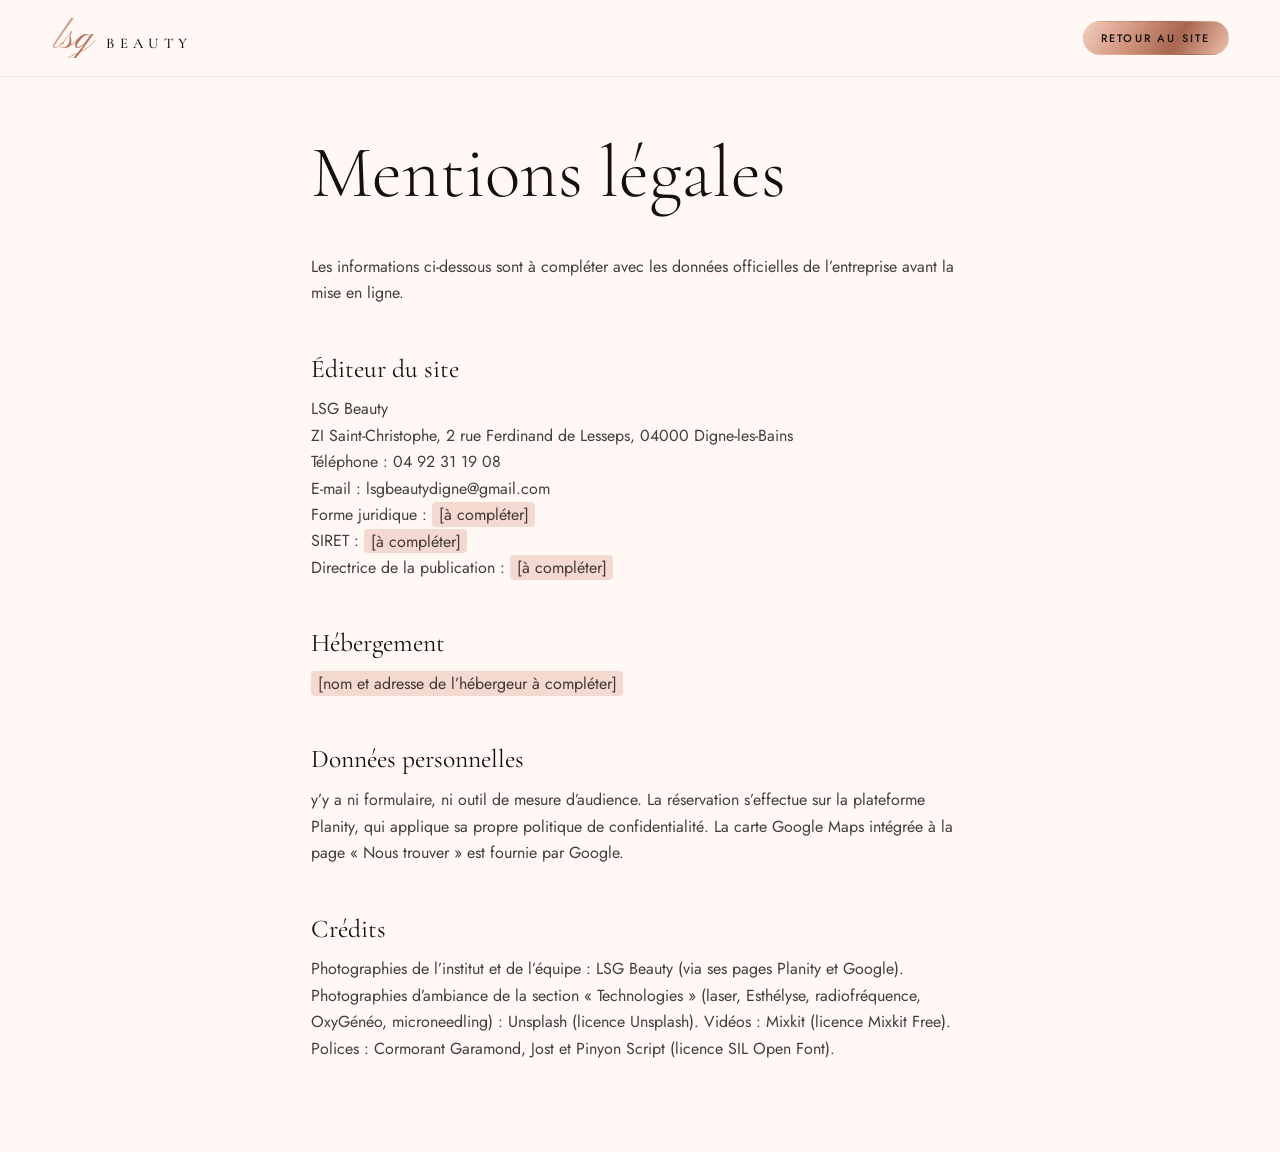
<file: mentions-legales.html>
<!DOCTYPE html>
<html lang="fr">
<head>
<meta charset="utf-8">
<meta name="viewport" content="width=device-width, initial-scale=1">
<title>Mentions légales · LSG Beauty</title>
<meta name="robots" content="noindex">
<link rel="icon" href="assets/favicon.svg" type="image/svg+xml">
<link rel="stylesheet" href="assets/css/style.css">
</head>
<body>
<header class="hdr is-solid">
  <a class="brand" href="index.html" aria-label="LSG Beauty, retour à l’accueil"><span class="brand__script">lsg</span><span class="brand__word">BEAUTY</span></a>
  <a class="btn btn--rose btn--sm" href="index.html"><span class="btn__t">Retour au site</span></a>
</header>
<main class="legal">
  <h1>Mentions légales</h1>
  <p>Les informations ci-dessous sont à compléter avec les données officielles de l’entreprise avant la mise en ligne.</p>
  <h2>Éditeur du site</h2>
  <p>LSG Beauty<br>ZI Saint-Christophe, 2 rue Ferdinand de Lesseps, 04000 Digne-les-Bains<br>
  Téléphone : <a class="ulink" href="tel:+33492311908">04 92 31 19 08</a><br>
  E-mail : <a class="ulink" href="mailto:lsgbeautydigne@gmail.com">lsgbeautydigne@gmail.com</a></p>
  <p>Forme juridique : <span class="todo">[à compléter]</span><br>SIRET : <span class="todo">[à compléter]</span><br>Directrice de la publication : <span class="todo">[à compléter]</span></p>
  <h2>Hébergement</h2>
  <p><span class="todo">[nom et adresse de l’hébergeur à compléter]</span></p>
  <h2>Données personnelles</h2>
  <p>y’y a ni formulaire, ni outil de mesure d’audience. La réservation s’effectue sur la plateforme Planity, qui applique sa propre politique de confidentialité. La carte Google Maps intégrée à la page « Nous trouver » est fournie par Google.</p>
  <h2>Crédits</h2>
  <p>Photographies de l’institut et de l’équipe : LSG Beauty (via ses pages Planity et Google). Photographies d’ambiance de la section « Technologies » (laser, Esthélyse, radiofréquence, OxyGénéo, microneedling) : Unsplash (licence Unsplash). Vidéos : Mixkit (licence Mixkit Free). Polices : Cormorant Garamond, Jost et Pinyon Script (licence SIL Open Font).</p>
</main>
</body>
</html>
</file>
<file: assets/css/style.css>
/* ============================================================
   LSG BEAUTY — feuille de style
   Direction artistique : tirée du décor réel de l'institut
   · rose poudré (murs) · vert émeraude (velours) · noir mat (mur d'accent)
   · or brossé (cadres, miroirs) · or rose (logo "lsg")
   Fil rouge : l'ARCHE dorée (miroirs de l'institut) + le COUP DE PINCEAU rose or du logo.
   ============================================================ */

/* ───────── Polices (auto-hébergées, aucun appel externe) ───────── */
@font-face{font-family:'Cormorant Garamond';font-weight:300;font-style:normal;font-display:swap;src:url(../fonts/cormorant-garamond-latin-300-normal.woff2) format('woff2')}
@font-face{font-family:'Cormorant Garamond';font-weight:400;font-style:normal;font-display:swap;src:url(../fonts/cormorant-garamond-latin-400-normal.woff2) format('woff2')}
@font-face{font-family:'Cormorant Garamond';font-weight:500;font-style:normal;font-display:swap;src:url(../fonts/cormorant-garamond-latin-500-normal.woff2) format('woff2')}
@font-face{font-family:'Cormorant Garamond';font-weight:600;font-style:normal;font-display:swap;src:url(../fonts/cormorant-garamond-latin-600-normal.woff2) format('woff2')}
@font-face{font-family:'Cormorant Garamond';font-weight:300;font-style:italic;font-display:swap;src:url(../fonts/cormorant-garamond-latin-300-italic.woff2) format('woff2')}
@font-face{font-family:'Cormorant Garamond';font-weight:400;font-style:italic;font-display:swap;src:url(../fonts/cormorant-garamond-latin-400-italic.woff2) format('woff2')}
@font-face{font-family:'Cormorant Garamond';font-weight:500;font-style:italic;font-display:swap;src:url(../fonts/cormorant-garamond-latin-500-italic.woff2) format('woff2')}
@font-face{font-family:'Jost';font-weight:300;font-style:normal;font-display:swap;src:url(../fonts/jost-latin-300-normal.woff2) format('woff2')}
@font-face{font-family:'Jost';font-weight:400;font-style:normal;font-display:swap;src:url(../fonts/jost-latin-400-normal.woff2) format('woff2')}
@font-face{font-family:'Jost';font-weight:500;font-style:normal;font-display:swap;src:url(../fonts/jost-latin-500-normal.woff2) format('woff2')}
@font-face{font-family:'Pinyon Script';font-weight:400;font-style:normal;font-display:swap;src:url(../fonts/pinyon-script-latin-400-normal.woff2) format('woff2')}

/* ───────── Jetons de design ───────── */
:root{
  /* palette — rôles */
  --ink:#15100e;          /* texte, fonds sombres (noir mat chaud) */
  --ink-2:#2a201c;
  --cream:#fff8f4;        /* fond principal */
  --blush:#f4d9d0;        /* fond rose poudré (murs de l'institut) */
  --blush-l:#faebe5;      /* fond rose très clair */
  --emerald:#0d4d3d;      /* accent velours */
  --emerald-d:#08352b;    /* fond sombre émeraude */
  --rose:#c58a74;         /* or rose (logo) */
  --rose-d:#9b5a47;       /* texte accent sur fond clair (contraste AA) */
  --rose-l:#ecbfab;       /* accent sur fond sombre */
  --gold:#c8a05a;         /* cadres dorés */
  --gold-l:#e6c98a;
  --rose-grad:linear-gradient(120deg,#f3cdbd 0%,#cf917a 36%,#a8654f 64%,#ecbfab 100%);
  --soft-grad:linear-gradient(135deg,#f5d7ca 0%,#eab9a5 50%,#dba58f 100%);

  --f-display:'Cormorant Garamond',Georgia,'Times New Roman',serif;
  --f-body:'Jost',system-ui,-apple-system,'Segoe UI',sans-serif;
  --f-script:'Pinyon Script','Snell Roundhand',cursive;

  --ease:cubic-bezier(.16,1,.3,1);
  --gutter:clamp(18px,4vw,64px);
  --hdr:76px;
  --sec:clamp(84px,12vw,180px);
  --dome:clamp(36px,7vw,120px);
}

*,*::before,*::after{box-sizing:border-box}
html{-webkit-text-size-adjust:100%;scroll-behavior:auto}
html.lenis,html.lenis body{height:auto}
.lenis.lenis-smooth{scroll-behavior:auto!important}
.lenis.lenis-stopped{overflow:hidden}
body{margin:0;background:var(--cream);color:var(--ink);font:400 clamp(1rem,1.05vw,1.08rem)/1.65 var(--f-body);overflow-x:clip;-webkit-font-smoothing:antialiased;text-rendering:optimizeLegibility}
img,video,svg{display:block;max-width:100%}
img{height:auto}
a{color:inherit;text-decoration:none}
button{font:inherit;color:inherit;background:none;border:0;padding:0;cursor:pointer}
h1,h2,h3,p,ul,ol,blockquote,figure,address{margin:0}
ul,ol{padding:0;list-style:none}
address{font-style:normal}
:focus-visible{outline:2px solid var(--gold);outline-offset:3px;border-radius:4px}
::selection{background:var(--rose-l);color:var(--ink)}

.sr{position:absolute;width:1px;height:1px;overflow:hidden;clip:rect(0 0 0 0);white-space:nowrap}
.skip{position:fixed;left:12px;top:-60px;z-index:2000;background:var(--ink);color:#fff;padding:.7em 1.1em;border-radius:8px;transition:top .3s}
.skip:focus{top:12px}
.wrap{width:min(1320px,100% - 2*var(--gutter));margin-inline:auto}

/* grain de papier (statique, ne coûte rien à animer) */
.grain{position:fixed;inset:0;z-index:140;pointer-events:none;opacity:.05;
  background-image:url("data:image/svg+xml;utf8,<svg xmlns='http://www.w3.org/2000/svg' width='220' height='220'><filter id='n'><feTurbulence type='fractalNoise' baseFrequency='.85' numOctaves='2' stitchTiles='stitch'/><feColorMatrix values='0 0 0 0 .3  0 0 0 0 .2  0 0 0 0 .15  0 0 0 .9 0'/></filter><rect width='100%' height='100%' filter='url(%23n)'/></svg>")}

/* ───────── Typographie ───────── */
.h-xl{font:300 clamp(3.2rem,10.4vw,11rem)/.9 var(--f-display);letter-spacing:-.025em}
.h-lg{font:300 clamp(2.5rem,6vw,5.6rem)/.98 var(--f-display);letter-spacing:-.02em}
.h-lg em,.h-xl em,.hero__title em{font-style:italic;font-weight:300;color:var(--rose-d)}
.eyebrow{display:inline-flex;align-items:center;gap:.9em;font:500 .72rem/1 var(--f-body);letter-spacing:.3em;text-transform:uppercase;color:var(--rose-d)}
.eyebrow::before{content:"";width:38px;height:1px;background:currentColor;opacity:.7}
.eyebrow--gold{color:var(--gold-l)}
.stars{color:var(--gold);letter-spacing:.14em}

/* masques de texte (révélations mot par mot / lettre par lettre) */
.line{display:block;overflow:hidden;padding:0 .1em .16em;margin:0 -.1em -.16em}
.wd{display:inline-block;white-space:nowrap}
.ch{display:inline-block;will-change:transform}
.wm{display:inline-block;overflow:hidden;vertical-align:top;padding:0 .1em .16em;margin:0 -.1em -.16em}
.wi{display:inline-block;will-change:transform}

/* soulignement animé */
.ulink{background:linear-gradient(currentColor,currentColor) 0 100%/0 1px no-repeat;padding-bottom:2px;transition:background-size .55s var(--ease)}
.ulink:hover,.ulink:focus-visible{background-size:100% 1px}

/* ───────── Boutons ───────── */
.btn{--bg:var(--ink);--fg:#fff;--fill:var(--emerald);position:relative;display:inline-flex;align-items:center;justify-content:center;gap:.7em;padding:1.15em 2.1em;border-radius:999px;background:var(--bg);color:var(--fg);font:500 .76rem/1 var(--f-body);letter-spacing:.2em;text-transform:uppercase;white-space:nowrap;overflow:hidden;isolation:isolate;border:1px solid transparent;transition:color .5s var(--ease),border-color .5s}
.btn::before{content:"";position:absolute;left:-12%;right:-12%;top:100%;height:170%;background:var(--fill);border-radius:50% 50% 0 0/36% 36% 0 0;transition:transform .7s var(--ease);z-index:-1}
.btn:hover::before,.btn:focus-visible::before{transform:translateY(-72%)}
.btn__t{position:relative;z-index:1;display:inline-block}
.btn--rose{--bg:var(--rose-grad);--fg:var(--ink);--fill:var(--ink)}
.btn--rose:hover,.btn--rose:focus-visible{color:#fff}
.btn--ghost{--bg:transparent;--fg:#fff;--fill:#fff;border-color:rgba(255,255,255,.55)}
.btn--ghost:hover,.btn--ghost:focus-visible{color:var(--ink)}
.btn--ink:hover,.btn--ink:focus-visible{color:#fff}
.btn--sm{padding:.95em 1.6em;font-size:.68rem}

/* ───────── Curseur doré + barre de progression ───────── */
.progress{position:fixed;inset:0 0 auto 0;height:3px;z-index:300;pointer-events:none}
.progress i{display:block;height:100%;background:var(--rose-grad);transform-origin:0 50%;transform:scaleX(0)}
.cursor{position:fixed;left:0;top:0;width:0;height:0;z-index:2500;pointer-events:none;display:none}
.has-cursor .cursor{display:block}
.cursor::before{content:"";position:absolute;left:-23px;top:-23px;width:46px;height:46px;border:1px solid var(--gold);border-radius:50%;transform:scale(var(--s,.34));background:rgba(200,160,90,.0);transition:transform .5s var(--ease),background .4s}
.cursor span{position:absolute;left:-40px;top:-8px;width:80px;text-align:center;font:500 .6rem/16px var(--f-body);letter-spacing:.16em;text-transform:uppercase;color:#fff;opacity:0;transition:opacity .3s}
.cursor.is-link{--s:1}
.cursor.is-label{--s:1.9}
.cursor.is-label::before{background:rgba(155,90,71,.82);border-color:transparent}
.cursor.is-label span{opacity:1}

/* ───────── Préchargeur ───────── */
.loader{position:fixed;inset:0;z-index:1000;color:var(--cream);overflow:hidden}
html:not(.js) .loader{display:none}
.js .loader{animation:lfs .01s 10s forwards}
@keyframes lfs{to{visibility:hidden;opacity:0}}
.loader__bg{position:absolute;inset:0;background:var(--emerald-d)}
.loader__arch{position:absolute;left:50%;top:46%;width:min(52vw,300px);aspect-ratio:3/4.1;border-radius:999px 999px 14px 14px;overflow:hidden;will-change:transform}
.loader__arch img{width:100%;height:100%;object-fit:cover}
.loader__veil{position:absolute;inset:0;background:linear-gradient(180deg,rgba(8,53,43,.2),rgba(21,16,14,.72))}
.loader__frame{position:absolute;left:50%;top:46%;width:min(52vw,300px);height:auto;overflow:visible;pointer-events:none}
.loader__frame path{stroke-dasharray:1;stroke-dashoffset:1}
.loader__mark{position:absolute;left:50%;top:46%;display:flex;flex-direction:column;align-items:center;text-align:center}
.loader__script{font:400 clamp(4.4rem,13vw,7.4rem)/.9 var(--f-script);background:var(--rose-grad);-webkit-background-clip:text;background-clip:text;color:transparent;padding:.05em .12em}
.loader__stroke{width:clamp(130px,26vw,210px);height:26px;margin-top:-.7em;opacity:.95;transform-origin:0 50%}
.loader__word{margin-top:.5em;font:500 clamp(.8rem,2.2vw,1.05rem)/1 var(--f-display);letter-spacing:.55em;padding-left:.55em}
.loader__meta{position:absolute;left:var(--gutter);right:var(--gutter);bottom:30px;display:flex;justify-content:space-between;font:500 .66rem/1 var(--f-body);letter-spacing:.28em;text-transform:uppercase;opacity:.75}
.loader__count{position:absolute;left:var(--gutter);top:26px;font:300 clamp(2.4rem,7vw,4rem)/1 var(--f-display);font-variant-numeric:tabular-nums}
.loader__count small{font-size:.4em;margin-left:.2em;opacity:.7}

/* ───────── En-tête & menu ───────── */
.hdr{position:fixed;inset:0 0 auto 0;height:var(--hdr);z-index:200;display:flex;align-items:center;gap:clamp(16px,3vw,40px);padding:0 var(--gutter);color:#fff;transition:transform .7s var(--ease),background .5s,color .5s,box-shadow .5s}
.hdr.is-solid{background:rgba(255,248,244,.86);-webkit-backdrop-filter:blur(14px);backdrop-filter:blur(14px);color:var(--ink);box-shadow:0 1px 0 rgba(21,16,14,.08)}
.hdr.is-hidden{transform:translateY(-110%)}
.menu-open .hdr{background:transparent;color:#fff;box-shadow:none;-webkit-backdrop-filter:none;backdrop-filter:none;transform:none}
.brand{display:inline-flex;align-items:baseline;gap:.6em;margin-right:auto}
.brand__script{font:400 2.5rem/1 var(--f-script);background:var(--rose-grad);-webkit-background-clip:text;background-clip:text;color:transparent;padding:0 .08em}
.brand__word{font:500 .92rem/1 var(--f-display);letter-spacing:.38em}
.nav{display:flex;gap:clamp(14px,2vw,30px);font:500 .72rem/1 var(--f-body);letter-spacing:.2em;text-transform:uppercase}
.burger{display:none;width:46px;height:46px;position:relative;border-radius:50%;border:1px solid currentColor}
.burger span{position:absolute;left:14px;right:14px;height:1.5px;background:currentColor;transition:transform .5s var(--ease),top .5s var(--ease)}
.burger span:nth-child(1){top:19px}.burger span:nth-child(2){top:26px}
.menu-open .burger span:nth-child(1){top:22px;transform:rotate(45deg)}
.menu-open .burger span:nth-child(2){top:22px;transform:rotate(-45deg)}
.menu{position:fixed;inset:0;z-index:150;background:var(--emerald-d);color:var(--cream);visibility:hidden;clip-path:circle(0% at calc(100% - 44px) 38px)}
.menu__inner{height:100%;display:flex;flex-direction:column;justify-content:space-between;padding:calc(var(--hdr) + 24px) var(--gutter) 36px}
.menu__nav{display:flex;flex-direction:column;gap:.1em}
.menu__nav a{display:flex;align-items:baseline;gap:.8em;font:300 clamp(2.4rem,10vw,4.2rem)/1.12 var(--f-display);overflow:hidden}
.menu__nav a span{font:500 .7rem var(--f-body);letter-spacing:.2em;color:var(--gold-l)}
.menu__foot{display:flex;flex-direction:column;gap:20px;align-items:flex-start}
.menu__tel{font:300 2rem var(--f-display);color:var(--rose-l)}

/* ───────── Séparateur en dôme (fil rouge : l'arche) ───────── */
.dome{position:relative}
/* les éléments « avant animation » décalés hors écran ne doivent jamais élargir la page */
.path,.team,.tech,.galerie,.tarifs,.rv,.loc,.faq{overflow-x:clip}
.dome::before{content:"";position:absolute;left:0;right:0;top:calc(var(--dome) * -1 + 1px);height:var(--dome);background:inherit;border-radius:50% 50% 0 0/100% 100% 0 0;z-index:2;pointer-events:none}

/* ───────── HERO ───────── */
.hero{position:relative;min-height:100svh;display:flex;align-items:flex-end;color:#fff;background:var(--ink);overflow:hidden}
.hero__media{position:absolute;inset:-9% 0;will-change:transform}
.hero__video{width:100%;height:100%;object-fit:cover;transform-origin:50% 50%}
.hero__shade{position:absolute;inset:0;background:
  linear-gradient(180deg,rgba(21,16,14,.62) 0%,rgba(21,16,14,.12) 32%,rgba(21,16,14,.38) 66%,rgba(21,16,14,.9) 100%),
  radial-gradient(70% 70% at 74% 38%,rgba(197,138,116,.28),transparent 70%)}
.hero__arch{position:absolute;right:clamp(16px,7vw,120px);top:calc(var(--hdr) + 3vh);width:min(30vw,430px);height:auto;opacity:.9;pointer-events:none}
.hero__arch path{stroke-dasharray:1;stroke-dashoffset:1}
.hero__dust{position:absolute;inset:0;pointer-events:none}
.dust{position:absolute;border-radius:50%;background:radial-gradient(circle,#f6e3b0 0%,rgba(200,160,90,0) 70%);animation:float var(--d,9s) ease-in-out infinite alternate}
@keyframes float{from{transform:translate3d(0,0,0) scale(.8);opacity:.25}to{transform:translate3d(var(--x,12px),var(--y,-46px),0) scale(1.1);opacity:.95}}
.hero__inner{position:relative;z-index:2;width:min(1320px,100% - 2*var(--gutter));margin-inline:auto;padding:calc(var(--hdr) + 7vh) 0 clamp(96px,15vh,150px)}
.hero__eyebrow{color:var(--gold-l);margin-bottom:clamp(14px,2.4vh,26px)}
.hero__title{font:300 clamp(3.3rem,10.2vw,11rem)/.9 var(--f-display);letter-spacing:-.028em;text-shadow:0 2px 40px rgba(21,16,14,.35)}
.hero__title em{color:var(--rose-l);position:relative;padding-right:.04em}
.hero__title em::after{content:"";position:absolute;left:-3%;right:-3%;bottom:.02em;height:.2em;background:url("data:image/svg+xml;utf8,<svg xmlns='http://www.w3.org/2000/svg' viewBox='0 0 600 40' preserveAspectRatio='none'><defs><linearGradient id='g' x1='0' x2='1'><stop offset='0' stop-color='%23f3cdbd'/><stop offset='.5' stop-color='%23cf917a'/><stop offset='1' stop-color='%23ecbfab'/></linearGradient></defs><path d='M3 24C70 8 160 22 260 15s220-8 337 6c-60 12-130 6-215 12S120 36 3 30Z' fill='url(%23g)'/></svg>") center/100% 100% no-repeat;opacity:.9;transform-origin:0 50%;transform:scaleX(var(--b,1));z-index:-1}
.hero__lead{max-width:36em;margin-top:clamp(16px,3vh,32px);font-size:clamp(1.02rem,1.4vw,1.22rem);color:rgba(255,255,255,.88)}
.hero__cta{display:flex;flex-wrap:wrap;gap:14px;margin-top:clamp(20px,3.4vh,36px)}
.hero__chips{position:absolute;left:var(--gutter);bottom:26px;z-index:3;display:flex;flex-wrap:wrap;gap:8px 26px;font:500 .7rem/1 var(--f-body);letter-spacing:.18em;text-transform:uppercase;color:rgba(255,255,255,.85)}
.hero__chips b{font:500 1.15rem var(--f-display);letter-spacing:.02em;margin-right:.45em;color:#fff}
.hero__chips .stars{margin-right:.7em;letter-spacing:.06em}
.hero__scroll{position:absolute;right:var(--gutter);bottom:20px;z-index:3;display:flex;align-items:center;gap:14px;font:500 .66rem/1 var(--f-body);letter-spacing:.3em;text-transform:uppercase;color:rgba(255,255,255,.8)}
.hero__scroll i{display:block;width:1px;height:54px;background:rgba(255,255,255,.35);position:relative;overflow:hidden}
.hero__scroll i::after{content:"";position:absolute;left:0;top:0;width:100%;height:100%;background:var(--gold-l);animation:drip 2.2s var(--ease) infinite}
@keyframes drip{0%{transform:translateY(-100%)}60%,100%{transform:translateY(100%)}}

/* ───────── Marquee ───────── */
.marq{background:var(--blush);padding:clamp(18px,2.6vw,34px) 0;overflow:hidden;border-block:1px solid rgba(155,90,71,.22);position:relative;z-index:3}
.marq__row{display:flex;white-space:nowrap;overflow:hidden}
.marq__row + .marq__row{margin-top:.1em}
.marq__track{display:flex;align-items:center;flex:none;will-change:transform}
.marq__track span{font:italic 300 clamp(2.4rem,6.4vw,6rem)/1.15 var(--f-display);padding-inline:.35em;color:var(--ink)}
.marq__row--alt .marq__track span{font-style:normal;color:transparent;-webkit-text-stroke:1px var(--rose-d)}
.marq__track i{font-style:normal;color:var(--gold);font-size:clamp(1rem,2vw,1.8rem)}

/* ───────── Histoire pinnée ───────── */
.story{background:var(--cream);position:relative;z-index:1}
.story__pin{min-height:100svh;display:flex;align-items:center}
.story__inner{width:min(1320px,100% - 2*var(--gutter));margin-inline:auto;display:grid;grid-template-columns:1fr 1fr;align-items:center;gap:clamp(30px,7vw,120px);padding:calc(var(--hdr) + 16px) 0 28px;min-height:100svh}
.story__media{position:relative;justify-self:center;height:min(68svh,640px);aspect-ratio:3/4.15}
.story__arch{position:absolute;inset:0;overflow:hidden;border-radius:999px 999px 22px 22px;background:var(--blush)}
.story__img{position:absolute;inset:0;will-change:clip-path}
.story__img img{width:100%;height:100%;object-fit:cover}
.story__frame{position:absolute;inset:-14px;border:1px solid var(--gold);border-radius:999px 999px 34px 34px;pointer-events:none}
.story__count{position:absolute;right:-18px;bottom:36px;z-index:3;display:flex;align-items:center;gap:10px;padding:10px 16px;background:var(--cream);border-radius:99px;font:400 1.05rem/1 var(--f-display);box-shadow:0 10px 30px -12px rgba(21,16,14,.35)}
.story__count b{font-weight:500;color:var(--rose-d);font-variant-numeric:tabular-nums}
.story__count i{width:26px;height:1px;background:var(--gold)}
.story__steps{display:grid;margin-top:clamp(14px,2.4vh,26px)}
.story__step{grid-area:1/1}
.story__step p:not(.story__kicker){max-width:32em;margin-top:clamp(14px,2.4vh,26px);color:rgba(21,16,14,.78)}
.story__kicker{font:500 .72rem/1 var(--f-body);letter-spacing:.24em;text-transform:uppercase;color:var(--rose-d);margin-bottom:1.2em}
.story__mobile{display:none}
.story__dots{display:flex;gap:10px;margin-top:clamp(18px,3vh,34px)}
.story__dots i{width:34px;height:2px;background:rgba(21,16,14,.18);transition:background .5s,transform .5s var(--ease);transform-origin:0 50%}
.story__dots i.is-on{background:var(--rose-d);transform:scaleX(1.5)}

/* ───────── Technologies (cellules à projecteur) ───────── */
.tech{background:var(--ink);color:var(--cream);padding:var(--sec) 0 calc(var(--sec) + var(--dome));z-index:3}
.sec-head{margin-bottom:clamp(36px,6vw,80px);max-width:60rem}
.sec-head .eyebrow{margin-bottom:1.6em}
.sec-head__p{margin-top:1.6em;max-width:38em;color:rgba(21,16,14,.72)}
.sec-head--light h2 em{color:var(--rose-l)}
.tech__grid{display:grid;grid-template-columns:repeat(4,1fr);gap:1px;background:rgba(230,201,138,.18);border:1px solid rgba(230,201,138,.18);border-radius:22px;overflow:hidden}
.tcell{position:relative;overflow:hidden;background:var(--ink);padding:clamp(22px,2.6vw,38px);min-height:clamp(340px,31vw,470px);display:flex;flex-direction:column;justify-content:flex-end;isolation:isolate}
.tcell__img{position:absolute;inset:0;z-index:-3;width:100%;height:100%;object-fit:cover;filter:saturate(.92) brightness(.8);transform:scale(1.02);transition:transform 1.6s var(--ease),filter .9s}
.tcell::before{content:"";position:absolute;inset:0;z-index:-2;background:linear-gradient(180deg,rgba(21,16,14,.28) 0%,rgba(21,16,14,.1) 28%,rgba(21,16,14,.62) 62%,rgba(21,16,14,.94) 100%);transition:opacity .8s}
.tcell:hover .tcell__img{transform:scale(1.09);filter:saturate(1) brightness(.98)}
.tcell__spot{position:absolute;left:0;top:0;width:340px;height:340px;margin:-170px 0 0 -170px;border-radius:50%;background:radial-gradient(circle,rgba(236,191,171,.38),rgba(197,138,116,0) 68%);opacity:0;transition:opacity .5s;pointer-events:none;z-index:-1;will-change:transform;mix-blend-mode:screen}
.tcell:hover .tcell__spot{opacity:1}
.tcell__n{position:absolute;right:20px;top:14px;z-index:1;font:300 clamp(3rem,5vw,5rem)/1 var(--f-display);color:transparent;-webkit-text-stroke:1px rgba(246,227,176,.85)}
.tcell h3{position:relative;z-index:1;font:400 clamp(1.5rem,2.1vw,2.1rem)/1.05 var(--f-display);margin-bottom:.6em;color:#fff}
.tcell p{position:relative;z-index:1;font-size:.93rem;line-height:1.55;color:rgba(255,248,244,.86)}
.tcell::after{content:"";position:absolute;left:0;top:0;height:2px;width:100%;background:var(--rose-grad);transform:scaleX(0);transform-origin:0 50%;transition:transform .8s var(--ease)}
.tcell:hover::after{transform:scaleX(1)}

/* ───────── Univers : défilement horizontal ───────── */
.univ{background:var(--blush-l);z-index:4}
.univ__pin{min-height:100svh;display:flex;flex-direction:column;justify-content:center;gap:clamp(22px,4.5vh,56px);padding:calc(var(--hdr) + 8px) 0 28px;overflow:hidden}
.univ__head{display:flex;align-items:flex-end;justify-content:space-between;gap:30px}
.univ__head .h-lg{font-size:clamp(2.2rem,4.6vw,4.4rem);max-width:15em}
.univ__hint{display:flex;align-items:center;gap:14px;font:500 .68rem/1 var(--f-body);letter-spacing:.26em;text-transform:uppercase;color:var(--rose-d);white-space:nowrap}
.univ__hint i{width:60px;height:1px;background:currentColor;position:relative}
.univ__hint i::after{content:"";position:absolute;right:0;top:-3px;width:7px;height:7px;border-top:1px solid currentColor;border-right:1px solid currentColor;transform:rotate(45deg)}
.univ__track{display:flex;gap:clamp(18px,2.2vw,32px);width:max-content;padding:14px var(--gutter);perspective:1400px}
.ucard{position:relative;flex:0 0 clamp(270px,24vw,370px);height:min(56svh,540px);border-radius:999px 999px 22px 22px;overflow:hidden;color:#fff;background:var(--ink);transform-style:preserve-3d;will-change:transform;box-shadow:0 30px 60px -34px rgba(21,16,14,.6)}
.ucard__media{position:absolute;inset:0}
.ucard__media img,.ucard__media video{width:100%;height:100%;object-fit:cover;transition:transform 1.4s var(--ease)}
.ucard:hover .ucard__media img,.ucard:hover .ucard__media video{transform:scale(1.07)}
.ucard::before{content:"";position:absolute;inset:0;z-index:1;background:linear-gradient(180deg,rgba(21,16,14,0) 30%,rgba(21,16,14,.55) 62%,rgba(21,16,14,.9) 100%)}
.ucard__body{position:absolute;left:0;right:0;bottom:0;z-index:2;padding:0 clamp(20px,2vw,28px) clamp(20px,2.4vw,30px);display:flex;flex-direction:column;gap:.5em}
.ucard__n{font:300 2.6rem/1 var(--f-display);color:transparent;-webkit-text-stroke:1px rgba(236,191,171,.8)}
.ucard h3{font:400 clamp(1.5rem,2vw,2rem)/1.05 var(--f-display)}
.ucard__sub{font-size:.86rem;color:rgba(255,255,255,.78);line-height:1.4}
.ucard__row{display:flex;align-items:center;justify-content:space-between;gap:10px;margin-top:.6em}
.ucard__price{font:500 1.15rem var(--f-display);color:var(--rose-l)}
.ucard__go{font:500 .66rem/1 var(--f-body);letter-spacing:.2em;text-transform:uppercase;padding:.9em 1.2em;border:1px solid rgba(255,255,255,.55);border-radius:99px;transition:background .4s,color .4s}
.ucard__go:hover,.ucard__go:focus-visible{background:#fff;color:var(--ink)}
.glare{position:absolute;inset:0;z-index:3;pointer-events:none;background:radial-gradient(circle at var(--gx,50%) var(--gy,30%),rgba(255,255,255,.32),rgba(255,255,255,0) 46%);opacity:0;transition:opacity .4s}
.is-tilting .glare{opacity:1}
.univ__bar{width:min(1320px,100% - 2*var(--gutter));margin-inline:auto;height:2px;background:rgba(21,16,14,.12);border-radius:2px;overflow:hidden}
.univ__bar i{display:block;height:100%;background:var(--rose-grad);transform-origin:0 50%;transform:scaleX(0)}

/* ───────── Chiffres clés ───────── */
.stats{position:relative;background:var(--soft-grad);padding:var(--sec) 0 calc(var(--sec) * .8);overflow:hidden;z-index:5}
.stats__brush{position:absolute;left:-6%;top:12%;width:70%;height:32%;opacity:.22;transform:rotate(-4deg)}
.stats__grid{position:relative;display:grid;grid-template-columns:repeat(4,1fr)}
.stats__grid li{padding:0 clamp(12px,2vw,34px);text-align:center;border-left:1px solid rgba(21,16,14,.2)}
.stats__grid li:first-child{border-left:0}
.stat{display:block;font:300 clamp(4.2rem,10.4vw,10rem)/.95 var(--f-display);letter-spacing:-.03em;font-variant-numeric:tabular-nums}
.stat sup{font-size:.4em;vertical-align:top;margin-left:.04em;color:var(--rose-d)}
.stat__stars{display:block;color:var(--rose-d);letter-spacing:.2em;margin-top:.2em}
.stats__grid p{margin-top:.8em;font:500 .74rem/1.5 var(--f-body);letter-spacing:.2em;text-transform:uppercase;color:rgba(21,16,14,.8)}
.stats__note{position:relative;margin-top:clamp(36px,6vw,80px);text-align:center;font:italic 300 clamp(1.3rem,2.4vw,2rem) var(--f-display)}

/* ───────── Citation vidéo ───────── */
.vq{position:relative;min-height:100svh;display:grid;place-items:center;color:#fff;overflow:hidden;background:var(--emerald-d);z-index:5}
.vq__video{position:absolute;inset:0;width:100%;height:100%;object-fit:cover;opacity:.9}
.vq__shade{position:absolute;inset:0;background:linear-gradient(180deg,rgba(8,53,43,.74),rgba(21,16,14,.62) 55%,rgba(8,53,43,.8))}
.vq__inner{position:relative;z-index:2;width:min(1100px,100% - 2*var(--gutter));text-align:center;padding:clamp(60px,10vh,110px) 0}
.vq__text{margin-top:1.6em;font:300 clamp(2.1rem,5.4vw,5.2rem)/1.08 var(--f-display);letter-spacing:-.015em}
.vq__arch{position:absolute;left:50%;top:50%;width:min(60vw,520px);transform:translate(-50%,-50%);opacity:.5;z-index:-1}
.vq__arch path{stroke-dasharray:1;stroke-dashoffset:1}

/* ───────── Tarifs ───────── */
.tarifs{padding:var(--sec) 0 calc(var(--sec) + var(--dome));background:var(--cream);position:relative;z-index:6;--bar-top:var(--hdr)}
.tarifs__bar{position:sticky;top:var(--bar-top);z-index:30;display:flex;align-items:center;justify-content:space-between;gap:16px 28px;flex-wrap:wrap;padding:14px 0;background:rgba(255,248,244,.92);-webkit-backdrop-filter:blur(12px);backdrop-filter:blur(12px);border-bottom:1px solid rgba(21,16,14,.12);transition:top .7s var(--ease)}
.tabs{display:flex;flex-wrap:wrap;gap:8px}
.tab{padding:.78em 1.25em;border-radius:99px;border:1px solid rgba(21,16,14,.22);font:500 .74rem/1 var(--f-body);letter-spacing:.1em;white-space:nowrap;transition:background .4s,color .4s,border-color .4s}
.tab:hover{border-color:var(--rose-d);color:var(--rose-d)}
.tab[aria-selected="true"]{background:var(--ink);color:var(--cream);border-color:var(--ink)}
.search{display:flex;align-items:center;gap:10px;padding:.7em 1.1em;border:1px solid rgba(21,16,14,.22);border-radius:99px;min-width:min(100%,300px);color:rgba(21,16,14,.6);transition:border-color .3s,box-shadow .3s}
.search:focus-within{border-color:var(--rose-d);box-shadow:0 0 0 3px rgba(197,138,116,.25)}
.search input{flex:1;border:0;background:transparent;font:400 .9rem var(--f-body);color:var(--ink);outline:0;min-width:0}
.search input::placeholder{color:rgba(21,16,14,.5)}
.tarifs__panel{min-height:30vh}
/* accordéon : une catégorie = une ligne repliable */
.cat{border-bottom:1px solid rgba(21,16,14,.14)}
.cat:first-of-type{border-top:1px solid rgba(21,16,14,.14)}
.cat__tools{display:flex;justify-content:flex-end;padding:18px 0 14px}
.cat__all{font:500 .7rem/1 var(--f-body);letter-spacing:.2em;text-transform:uppercase;color:var(--rose-d);padding-bottom:4px;border-bottom:1px solid currentColor}
.cat__h{margin:0}
.cat__head{width:100%;display:grid;grid-template-columns:2.4rem 1fr auto 36px;align-items:center;gap:clamp(10px,2vw,28px);padding:clamp(18px,2.2vw,28px) 0;text-align:left;transition:color .35s,padding .6s var(--ease)}
button.cat__head:hover{color:var(--rose-d);padding-left:10px}
.cat__num{font:500 .72rem/1 var(--f-body);letter-spacing:.2em;color:var(--rose-d)}
.cat__title{font:400 clamp(1.55rem,2.5vw,2.5rem)/1.05 var(--f-display)}
.cat.is-open:not(.is-flat) .cat__title{font-style:italic;color:var(--rose-d)}
.cat__meta{font:500 .7rem/1.3 var(--f-body);letter-spacing:.14em;text-transform:uppercase;color:rgba(21,16,14,.58);white-space:nowrap}
.cat__ico{position:relative;width:36px;height:36px;border:1px solid var(--rose-d);border-radius:50%;transition:background .4s}
.cat__ico::before,.cat__ico::after{content:"";position:absolute;left:50%;top:50%;width:12px;height:1px;background:var(--rose-d);transform:translate(-50%,-50%);transition:transform .6s var(--ease),background .4s}
.cat__ico::after{transform:translate(-50%,-50%) rotate(90deg)}
.cat__head[aria-expanded="true"] .cat__ico::after{transform:translate(-50%,-50%) rotate(0)}
button.cat__head:hover .cat__ico{background:var(--rose-d)}
button.cat__head:hover .cat__ico::before,button.cat__head:hover .cat__ico::after{background:#fff}
.cat__head--static{grid-template-columns:1fr auto;cursor:default}
.cat__panel{overflow:hidden}
.cat__body{display:grid;grid-template-columns:minmax(220px,340px) 1fr;gap:clamp(18px,5vw,84px);padding:2px 0 clamp(26px,3.6vw,50px)}
.cat__side{align-self:start}
.cat__side>:first-child{margin-top:0}
.cat__intro{margin-top:.9em;font-size:.93rem;color:rgba(21,16,14,.7);max-width:30em}
.cat__note{margin-top:.9em;font-size:.82rem;color:var(--rose-d)}
.cat__book{display:inline-block;margin-top:1.3em;font:500 .7rem/1 var(--f-body);letter-spacing:.2em;text-transform:uppercase;color:var(--rose-d)}
.row{display:grid;grid-template-columns:1fr auto 5.6rem;gap:6px 22px;align-items:baseline;padding:.95rem 0;border-bottom:1px dashed rgba(21,16,14,.17);transition:transform .45s var(--ease),color .3s}
.row:last-child{border-bottom:0}
.row:hover{transform:translateX(8px)}
.row:hover .row__p{color:var(--emerald)}
.row__n{font-weight:400}
.row__n mark{background:rgba(236,191,171,.6);color:inherit;border-radius:3px;padding:0 .12em}
.row__note{display:block;font-size:.8rem;line-height:1.4;color:rgba(21,16,14,.58);margin-top:.2em}
.row__c{display:block;font:500 .64rem/1 var(--f-body);letter-spacing:.18em;text-transform:uppercase;color:var(--rose-d);margin-bottom:.4em}
.row__d{font-size:.86rem;color:rgba(21,16,14,.62);white-space:nowrap}
.row__p{text-align:right;font:600 1.4rem/1 var(--f-display);color:var(--rose-d);white-space:nowrap;transition:color .3s}
.row__p small{font:500 .7rem var(--f-body);letter-spacing:.1em;color:rgba(21,16,14,.55)}
.empty{padding:50px 0;font:italic 300 1.7rem var(--f-display);color:rgba(21,16,14,.7)}
.tarifs__foot{display:flex;align-items:center;justify-content:space-between;gap:24px;flex-wrap:wrap;margin-top:clamp(30px,4vw,56px);color:rgba(21,16,14,.72)}
.noscript{padding:20px 0}

/* ───────── Galerie ───────── */
.galerie{background:var(--ink);color:var(--cream);padding:var(--sec) 0;z-index:7}
.gal{columns:3;column-gap:clamp(12px,1.6vw,22px)}
.gal__i{position:relative;display:block;break-inside:avoid;margin:0 0 clamp(12px,1.6vw,22px);border-radius:16px;overflow:hidden;background:var(--ink-2);transform-style:preserve-3d;will-change:transform}
.gal__b{display:block;width:100%;height:100%;position:absolute;inset:0;overflow:hidden;cursor:zoom-in}
.gal__b img{position:absolute;left:0;top:-9%;width:100%;height:118%;object-fit:cover;transition:transform 1.2s var(--ease)}
.gal__i:hover img{transform:scale(1.06)}
.gal__i figcaption{position:absolute;left:0;right:0;bottom:0;z-index:3;padding:34px 18px 16px;font:italic 400 1.2rem var(--f-display);background:linear-gradient(0deg,rgba(21,16,14,.85),rgba(21,16,14,0));transform:translateY(101%);transition:transform .6s var(--ease);pointer-events:none}
.gal__i:hover figcaption,.gal__i:focus-within figcaption{transform:translateY(0)}
.g1{aspect-ratio:1/1}.g2{aspect-ratio:3/4}.g3{aspect-ratio:4/3}.g4{aspect-ratio:3/4}.g5{aspect-ratio:2/3}.g6{aspect-ratio:4/3}
.g7{aspect-ratio:1/1}.g8{aspect-ratio:3/5}.g9{aspect-ratio:4/3}.g10{aspect-ratio:2/3}.g11{aspect-ratio:15/16}.g12{aspect-ratio:3/4}
.g3,.g8{border-radius:999px 999px 16px 16px}

/* ───────── Équipe ───────── */
.team{background:var(--blush-l);padding:var(--sec) 0 calc(var(--sec) + var(--dome));position:relative;z-index:8}
.team__grid{display:grid;grid-template-columns:repeat(3,1fr);gap:clamp(24px,4vw,64px);perspective:1400px}
.tcard{transform-style:preserve-3d;will-change:transform}
.tcard:nth-child(2){margin-top:clamp(28px,7vw,110px)}
.tcard__arch{position:relative;aspect-ratio:3/4;border-radius:999px 999px 20px 20px;overflow:hidden;background:var(--ink);margin-bottom:clamp(22px,2.6vw,34px)}
.tcard__arch::after{content:"";position:absolute;inset:0;border-radius:inherit;box-shadow:inset 0 0 0 1px rgba(230,201,138,.55);pointer-events:none;z-index:2}
.tcard__arch img{width:100%;height:100%;object-fit:cover;object-position:50% 20%;transition:transform 1.3s var(--ease)}
.tcard:hover .tcard__arch img{transform:scale(1.06)}
.tcard h3{font:300 clamp(2.2rem,3.4vw,3.4rem)/1 var(--f-display)}
.tcard__role{margin:.5em 0 1em;font:500 .7rem/1 var(--f-body);letter-spacing:.26em;text-transform:uppercase;color:var(--rose-d)}
.tcard p:last-child{max-width:26em;color:rgba(21,16,14,.74);font-size:.96rem}

/* ───────── Parcours ───────── */
.path{background:var(--cream);padding:var(--sec) 0 calc(var(--sec) + var(--dome));position:relative;z-index:9}
.path__list{position:relative;max-width:980px;margin-inline:auto;--p:1}
.path__list::before{content:"";position:absolute;left:50%;top:32px;bottom:32px;width:1px;background:linear-gradient(180deg,var(--gold),var(--rose));transform-origin:50% 0;transform:scaleY(var(--p))}
.pstep{display:grid;grid-template-columns:1fr 64px 1fr;align-items:center;gap:clamp(18px,3vw,44px);padding:clamp(22px,3.4vw,44px) 0}
.pstep>div{grid-column:1;grid-row:1;text-align:right}
.pstep:nth-child(even)>div{grid-column:3;text-align:left}
.pstep__n{grid-column:2;grid-row:1;width:64px;height:64px;display:grid;place-items:center;border-radius:50%;background:var(--cream);border:1px solid var(--gold);font:300 1.9rem/1 var(--f-display);color:var(--rose-d);position:relative;z-index:1;box-shadow:0 0 0 8px var(--cream)}
.pstep h3{font:400 clamp(1.6rem,2.4vw,2.3rem)/1.1 var(--f-display);margin-bottom:.5em}
.pstep p{color:rgba(21,16,14,.72);max-width:26em;display:inline-block}

/* ───────── Avis ───────── */
.rv{background:var(--emerald-d);color:var(--cream);padding:var(--sec) 0;position:relative;z-index:10}
.rv .sec-head__p{color:rgba(255,248,244,.72)}
.rv .h-lg em{color:var(--rose-l)}
.rv__head{display:flex;align-items:flex-end;justify-content:space-between;gap:30px;margin-bottom:clamp(30px,5vw,64px)}
.rv__head .eyebrow{margin-bottom:1.6em}
.rv__nav{display:flex;gap:12px}
.rv__btn{width:56px;height:56px;border-radius:50%;border:1px solid rgba(230,201,138,.6);display:grid;place-items:center;color:var(--gold-l);transition:background .4s,color .4s,transform .5s var(--ease)}
.rv__btn:hover,.rv__btn:focus-visible{background:var(--gold-l);color:var(--ink);transform:scale(1.06)}
.rv__track{display:flex;gap:clamp(14px,1.8vw,24px);overflow-x:auto;scroll-snap-type:x mandatory;padding:10px max(var(--gutter),calc((100vw - 1320px)/2)) 28px;scroll-padding-inline:max(var(--gutter),calc((100vw - 1320px)/2));scrollbar-width:none;cursor:grab}
.rv__track::-webkit-scrollbar{display:none}
.rv__track.is-drag{cursor:grabbing;scroll-snap-type:none}
.rcard{flex:0 0 min(86vw,430px);scroll-snap-align:start;display:flex;flex-direction:column;gap:18px;padding:clamp(24px,2.4vw,36px);border:1px solid rgba(230,201,138,.28);border-radius:24px;background:linear-gradient(160deg,rgba(255,255,255,.07),rgba(255,255,255,.02));position:relative}
.rcard::before{content:"“";position:absolute;right:22px;top:-6px;font:300 7rem/1 var(--f-display);color:rgba(230,201,138,.16);pointer-events:none}
.rcard__top{display:flex;align-items:center;justify-content:space-between}
.rcard__src{font:500 .64rem/1 var(--f-body);letter-spacing:.22em;text-transform:uppercase;padding:.6em .9em;border:1px solid rgba(230,201,138,.4);border-radius:99px;color:var(--gold-l)}
.rcard__src--p{border-color:rgba(236,191,171,.5);color:var(--rose-l)}
.rcard blockquote{font:italic 300 clamp(1.25rem,1.6vw,1.5rem)/1.42 var(--f-display);flex:1}
.rcard__by{font:500 .72rem/1.4 var(--f-body);letter-spacing:.16em;text-transform:uppercase;color:rgba(255,248,244,.65)}
.rv__foot{margin-top:6px;display:flex;align-items:center;gap:28px;flex-wrap:wrap}
.rv__bar{flex:1;min-width:140px;height:2px;background:rgba(255,248,244,.16);border-radius:2px;overflow:hidden}
.rv__bar i{display:block;height:100%;background:var(--rose-grad);transform-origin:0 50%;transform:scaleX(.1)}
.rv__foot p{color:rgba(255,248,244,.72);font-size:.92rem}

/* ───────── Appel à l'action ───────── */
.cta{position:relative;background:var(--soft-grad);padding:var(--sec) 0;text-align:center;overflow:hidden;z-index:11}
.cta .eyebrow{margin-bottom:1.6em}
.cta__brush{position:absolute;width:62%;height:26%;opacity:.28;pointer-events:none}
.cta__brush--a{left:-10%;top:22%;transform:rotate(-6deg)}
.cta__brush--b{right:-12%;bottom:8%;transform:rotate(5deg) scaleX(-1)}
.cta .h-xl{max-width:11em;margin-inline:auto}
.cta .h-xl em{color:var(--emerald)}
.cta__cards{position:relative;display:grid;grid-template-columns:repeat(3,1fr);gap:clamp(14px,2vw,26px);margin-top:clamp(40px,6vw,84px);text-align:left}
.ccard{position:relative;display:flex;flex-direction:column;gap:.5em;padding:clamp(24px,2.8vw,40px);min-height:clamp(200px,20vw,280px);background:rgba(255,248,244,.55);border:1px solid rgba(21,16,14,.14);border-radius:28px;-webkit-backdrop-filter:blur(8px);backdrop-filter:blur(8px);transition:background .5s,color .5s,border-color .5s}
.ccard:hover,.ccard:focus-visible{background:var(--ink);color:var(--cream);border-color:var(--ink)}
.ccard__k{font:500 .68rem/1 var(--f-body);letter-spacing:.24em;text-transform:uppercase;color:var(--rose-d);transition:color .5s}
.ccard:hover .ccard__k{color:var(--gold-l)}
.ccard__v{margin-top:auto;font:300 clamp(1.9rem,2.8vw,2.9rem)/1.05 var(--f-display)}
.ccard__s{font-size:.88rem;opacity:.75}
.ccard__ar{position:absolute;right:24px;top:22px;font:300 1.8rem/1 var(--f-display);font-style:normal;transition:transform .6s var(--ease)}
.ccard:hover .ccard__ar{transform:translateX(8px)}
.cta__gift{position:relative;margin-top:clamp(28px,4vw,48px);font-size:.95rem}

/* ───────── Nous trouver ───────── */
.loc{background:var(--cream);padding:var(--sec) 0}
.loc__grid{display:grid;grid-template-columns:1fr 1fr;gap:clamp(30px,7vw,110px);align-items:start}
.loc__addr{margin-top:1.8em;font:300 clamp(1.4rem,2vw,1.8rem)/1.35 var(--f-display)}
.loc__addr strong{font-weight:500}
.loc__hint{display:inline-block;margin-top:.5em;font:400 .85rem var(--f-body);color:var(--rose-d)}
.loc__links{margin:1.6em 0 2em;display:flex;flex-direction:column;gap:.55em;align-items:flex-start}
.loc__soc{display:flex;gap:20px}
.hours{margin-bottom:2em;padding:clamp(18px,2vw,28px);border:1px solid rgba(21,16,14,.14);border-radius:22px;background:var(--blush-l)}
.hours__head{display:flex;align-items:center;justify-content:space-between;gap:12px;flex-wrap:wrap;margin-bottom:12px}
.hours h3{font:400 1.5rem var(--f-display)}
.badge{font:500 .66rem/1 var(--f-body);letter-spacing:.18em;text-transform:uppercase;padding:.7em 1em;border-radius:99px;background:var(--ink);color:var(--cream)}
.badge.is-open{background:var(--emerald)}
.hours table{width:100%;border-collapse:collapse}
.hours td{padding:.55em 0;border-bottom:1px dashed rgba(21,16,14,.16);font-size:.95rem}
.hours tr:last-child td{border-bottom:0}
.hours td:last-child{text-align:right;font-variant-numeric:tabular-nums}
.hours tr.is-today{color:var(--rose-d);font-weight:500}
.hours tr.is-today td:first-child::before{content:"● ";font-size:.6em;vertical-align:middle}
.loc__map{position:sticky;top:calc(var(--hdr) + 20px)}
.map{position:relative;aspect-ratio:4/5;border-radius:999px 999px 26px 26px;overflow:hidden;background:var(--blush);box-shadow:0 0 0 1px var(--gold),0 0 0 12px var(--cream),0 0 0 13px rgba(200,160,90,.55)}
.map iframe{position:absolute;inset:0;width:100%;height:100%;border:0;filter:saturate(.9) contrast(1.02)}
.map__open{position:absolute;left:50%;bottom:18px;transform:translateX(-50%);z-index:2;padding:.95em 1.4em;border-radius:99px;background:var(--ink);color:var(--cream);font:500 .66rem/1 var(--f-body);letter-spacing:.18em;text-transform:uppercase;white-space:nowrap;transition:background .4s}
.map__open:hover,.map__open:focus-visible{background:var(--emerald)}
.move{display:flex;gap:clamp(18px,3vw,40px);align-items:center;margin-top:clamp(50px,7vw,100px);padding:clamp(22px,3vw,40px);border-radius:26px;background:var(--emerald-d);color:var(--cream)}
.move__tag{flex:none;padding:.8em 1.2em;border-radius:99px;background:var(--rose-grad);color:var(--ink);font:500 .68rem/1 var(--f-body);letter-spacing:.24em;text-transform:uppercase}
.move h3{font:400 clamp(1.6rem,2.4vw,2.3rem)/1.1 var(--f-display);margin-bottom:.4em}
.move p{color:rgba(255,248,244,.8);max-width:62em;font-size:.97rem}

/* ───────── FAQ ───────── */
.faq{background:var(--blush-l);padding:var(--sec) 0;position:relative;z-index:12}
.faq__grid{display:grid;grid-template-columns:.8fr 1.2fr;gap:clamp(30px,6vw,100px);align-items:start}
.faq .sec-head{position:sticky;top:calc(var(--hdr) + 24px);margin-bottom:0}
.fitem{border-bottom:1px solid rgba(21,16,14,.16)}
.fitem:first-child{border-top:1px solid rgba(21,16,14,.16)}
.fitem__q{width:100%;display:flex;justify-content:space-between;align-items:center;gap:20px;text-align:left;padding:1.35em 0;font:400 clamp(1.3rem,1.9vw,1.75rem)/1.2 var(--f-display)}
.fitem__q i{flex:none;position:relative;width:30px;height:30px;border:1px solid var(--rose-d);border-radius:50%}
.fitem__q i::before,.fitem__q i::after{content:"";position:absolute;left:50%;top:50%;width:12px;height:1px;background:var(--rose-d);transform:translate(-50%,-50%);transition:transform .5s var(--ease)}
.fitem__q i::after{transform:translate(-50%,-50%) rotate(90deg)}
.fitem__q[aria-expanded="true"] i::after{transform:translate(-50%,-50%) rotate(0)}
.fitem__a{overflow:hidden}
.fitem__a p{padding:0 3em 1.5em 0;color:rgba(21,16,14,.76);max-width:40em}

/* ───────── Footer ───────── */
.foot{background:var(--ink);color:var(--cream);overflow:hidden;padding-top:clamp(40px,6vw,90px);position:relative;z-index:13}
.foot__mega{font:300 clamp(3rem,14.4vw,21rem)/.84 var(--f-display);letter-spacing:-.035em;text-align:center;white-space:nowrap;padding-bottom:.06em;user-select:none}
.foot__mega .ch{background:var(--rose-grad);-webkit-background-clip:text;background-clip:text;color:transparent}
.foot__grid{display:grid;grid-template-columns:1.4fr 1fr 1.2fr 1fr;gap:clamp(24px,4vw,64px);padding:clamp(40px,6vw,80px) 0;border-top:1px solid rgba(230,201,138,.2);margin-top:clamp(24px,4vw,50px)}
.foot__grid h3{font:500 .7rem/1 var(--f-body);letter-spacing:.26em;text-transform:uppercase;color:var(--gold-l);margin-bottom:1.4em}
.foot__grid nav,.foot__grid>div:not(:first-child){display:flex;flex-direction:column;gap:.7em;align-items:flex-start}
.foot__grid p{color:rgba(255,248,244,.7);font-size:.95rem}
.foot__tag{margin-top:1.2em;max-width:20em;font:italic 300 1.5rem/1.3 var(--f-display)!important;color:rgba(255,248,244,.85)!important}
.brand--foot{margin:0}
.foot__legal{display:flex;justify-content:space-between;gap:16px;flex-wrap:wrap;padding:22px 0 30px;border-top:1px solid rgba(230,201,138,.14);font-size:.82rem;color:rgba(255,248,244,.6)}

/* ───────── Bouton flottant mobile ───────── */
.fab{position:fixed;right:14px;bottom:calc(14px + env(safe-area-inset-bottom));z-index:180;display:none;gap:8px;opacity:0;transform:translateY(20px);pointer-events:none;transition:opacity .5s,transform .6s var(--ease)}
.fab.is-on{opacity:1;transform:none;pointer-events:auto}
.fab__a{display:inline-flex;align-items:center;gap:.6em;padding:1em 1.3em;border-radius:99px;background:var(--ink);color:#fff;font:500 .7rem/1 var(--f-body);letter-spacing:.16em;text-transform:uppercase;box-shadow:0 12px 30px -10px rgba(21,16,14,.6)}
.fab__a--p{background:var(--rose-grad);color:var(--ink)}

/* ───────── Lightbox ───────── */
.lb{position:fixed;inset:0;z-index:3000;background:rgba(15,10,9,.94);display:grid;place-items:center;opacity:0;visibility:hidden;transition:opacity .45s,visibility .45s}
.lb.is-open{opacity:1;visibility:visible}
.lb__f{max-width:min(92vw,1100px);max-height:88vh;display:flex;flex-direction:column;align-items:center;gap:14px}
.lb__f img{max-width:100%;max-height:78vh;object-fit:contain;border-radius:10px;transform:scale(.96);transition:transform .7s var(--ease)}
.lb.is-open .lb__f img{transform:none}
.lb__f figcaption{font:italic 400 1.3rem var(--f-display);color:var(--cream)}
.lb__x,.lb__n{position:absolute;color:var(--cream);font:300 2.2rem/1 var(--f-display);width:56px;height:56px;border:1px solid rgba(230,201,138,.5);border-radius:50%;display:grid;place-items:center;transition:background .3s,color .3s}
.lb__x{right:20px;top:20px;font-size:1.2rem;font-family:var(--f-body)}
.lb__n--p{left:20px;top:50%;margin-top:-28px}.lb__n--n{right:20px;top:50%;margin-top:-28px}
.lb__x:hover,.lb__n:hover{background:var(--gold-l);color:var(--ink)}

/* ───────── Page mentions légales ───────── */
.legal{max-width:760px;margin:0 auto;padding:calc(var(--hdr) + 60px) var(--gutter) 90px}
.legal h1{font:300 clamp(2.6rem,6vw,4.6rem)/1 var(--f-display);margin-bottom:.6em}
.legal h2{font:400 1.6rem var(--f-display);margin:1.8em 0 .5em}
.legal p,.legal li{color:rgba(21,16,14,.8)}
.legal .todo{background:var(--blush);padding:.05em .4em;border-radius:4px}

/* ───────── Responsive ───────── */
@media (max-width:1100px){
  .nav{display:none}
  .burger{display:block}
  .tech__grid{grid-template-columns:repeat(2,1fr)}
  .stats__grid{grid-template-columns:repeat(2,1fr);row-gap:44px}
  .stats__grid li:nth-child(3){border-left:0}
  .gal{columns:2}
  .foot__grid{grid-template-columns:1fr 1fr}
  .cat__body{grid-template-columns:1fr}
  .cta__cards{grid-template-columns:1fr}
  .ccard{min-height:170px}
}
@media (max-width:899px){
  :root{--hdr:66px}
  .hdr__cta{display:none}
  .story__pin{display:block;min-height:0}
  .story__inner{display:block;min-height:0;padding:calc(var(--hdr) + 40px) 0 20px}
  .story__media,.story__dots{display:none}
  .story__steps{display:block}
  .story__step{padding:0 0 clamp(50px,12vw,84px)}
  .story__mobile{display:block;margin-top:28px;aspect-ratio:3/3.6;border-radius:999px 999px 18px 18px;overflow:hidden;box-shadow:0 0 0 1px var(--gold),0 0 0 8px var(--cream),0 0 0 9px rgba(200,160,90,.5)}
  .story__mobile img{width:100%;height:100%;object-fit:cover}
  .univ__pin{min-height:0;padding:calc(var(--sec) * .5) 0 40px;overflow:visible}
  .univ__head{flex-direction:column;align-items:flex-start}
  .univ__track{width:auto;overflow-x:auto;scroll-snap-type:x mandatory;padding-bottom:30px;scrollbar-width:none}
  .univ__track::-webkit-scrollbar{display:none}
  .ucard{flex-basis:78vw;height:min(62svh,500px);scroll-snap-align:center}
  .univ__bar{display:none}
  .univ__hint{display:none}
  .team__grid{grid-template-columns:1fr;max-width:460px;margin-inline:auto}
  .tcard:nth-child(2){margin-top:0}
  .loc__grid{grid-template-columns:1fr}
  .loc__map{position:static}
  .map{aspect-ratio:4/4.2}
  .faq__grid{grid-template-columns:1fr}
  .faq .sec-head{position:static;margin-bottom:30px}
  .move{flex-direction:column;align-items:flex-start}
  .fab{display:flex}
  .path__list::before{left:32px}
  .pstep{grid-template-columns:64px 1fr}
  .pstep>div,.pstep:nth-child(even)>div{grid-column:2;text-align:left}
  .pstep__n{grid-column:1}
  .hero__arch{opacity:.45;width:62vw;right:-6vw;top:calc(var(--hdr) + 2vh)}
  .hero__scroll{display:none}
  .hero__chips{bottom:84px}
  .rv__head{flex-direction:column;align-items:flex-start}
  .rv__nav{display:none}
  .tabs{flex-wrap:nowrap;overflow-x:auto;scrollbar-width:none;margin-inline:calc(var(--gutter) * -1);padding-inline:var(--gutter);width:calc(100% + 2*var(--gutter))}
  .tabs::-webkit-scrollbar{display:none}
  .tarifs__bar{gap:10px}
  .search{width:100%}
  .row{grid-template-columns:1fr auto}
  .row__d{grid-column:1;grid-row:2}
  .row__p{grid-column:2;grid-row:1/3;align-self:center}
  .cat__head{grid-template-columns:2rem 1fr 36px;row-gap:4px}
  .cat__num{align-self:start;padding-top:.7em}
  .cat__meta{grid-column:2;grid-row:2;white-space:normal}
  .cat__ico{grid-column:3;grid-row:1/3}
  .cat__head--static{grid-template-columns:1fr}
  .cat__head--static .cat__meta{grid-column:1}
}
@media (max-width:620px){
  .tech__grid{grid-template-columns:1fr}
  .tcell{min-height:200px}
  .stats__grid{grid-template-columns:1fr 1fr}
  .stat{font-size:clamp(3.4rem,17vw,5rem)}
  .gal{columns:2;column-gap:10px}
  .gal__i{margin-bottom:10px;border-radius:12px}
  .foot__grid{grid-template-columns:1fr}
  .hero__cta .btn{flex:1 1 100%}
  .hero__chips li:nth-child(3){display:none}
}

/* ───────── Mouvement réduit ───────── */
@media (prefers-reduced-motion:reduce){
  *,*::before,*::after{animation-duration:.001ms!important;animation-iteration-count:1!important;transition-duration:.001ms!important}
  .loader{display:none}
  .cursor{display:none!important}
  .dust{animation:none;opacity:.5}
  .story__pin{display:block;min-height:0}
  .story__inner{display:block;min-height:0;padding:calc(var(--hdr) + 40px) 0 20px}
  .story__media,.story__dots{display:none}
  .story__steps{display:block}
  .story__step{padding:0 0 clamp(50px,10vw,84px)}
  .story__mobile{display:block;margin-top:28px;aspect-ratio:3/3.6;max-width:460px;border-radius:999px 999px 18px 18px;overflow:hidden;box-shadow:0 0 0 1px var(--gold),0 0 0 8px var(--cream),0 0 0 9px rgba(200,160,90,.5)}
  .story__mobile img{width:100%;height:100%;object-fit:cover}
  .univ__pin{min-height:0;padding:calc(var(--sec) * .5) 0 40px;overflow:visible}
  .univ__track{width:auto;overflow-x:auto;scroll-snap-type:x mandatory;padding-bottom:30px}
  .ucard{scroll-snap-align:center}
  .univ__bar,.univ__hint{display:none}
  .vq__text{opacity:1}
}
</file>
